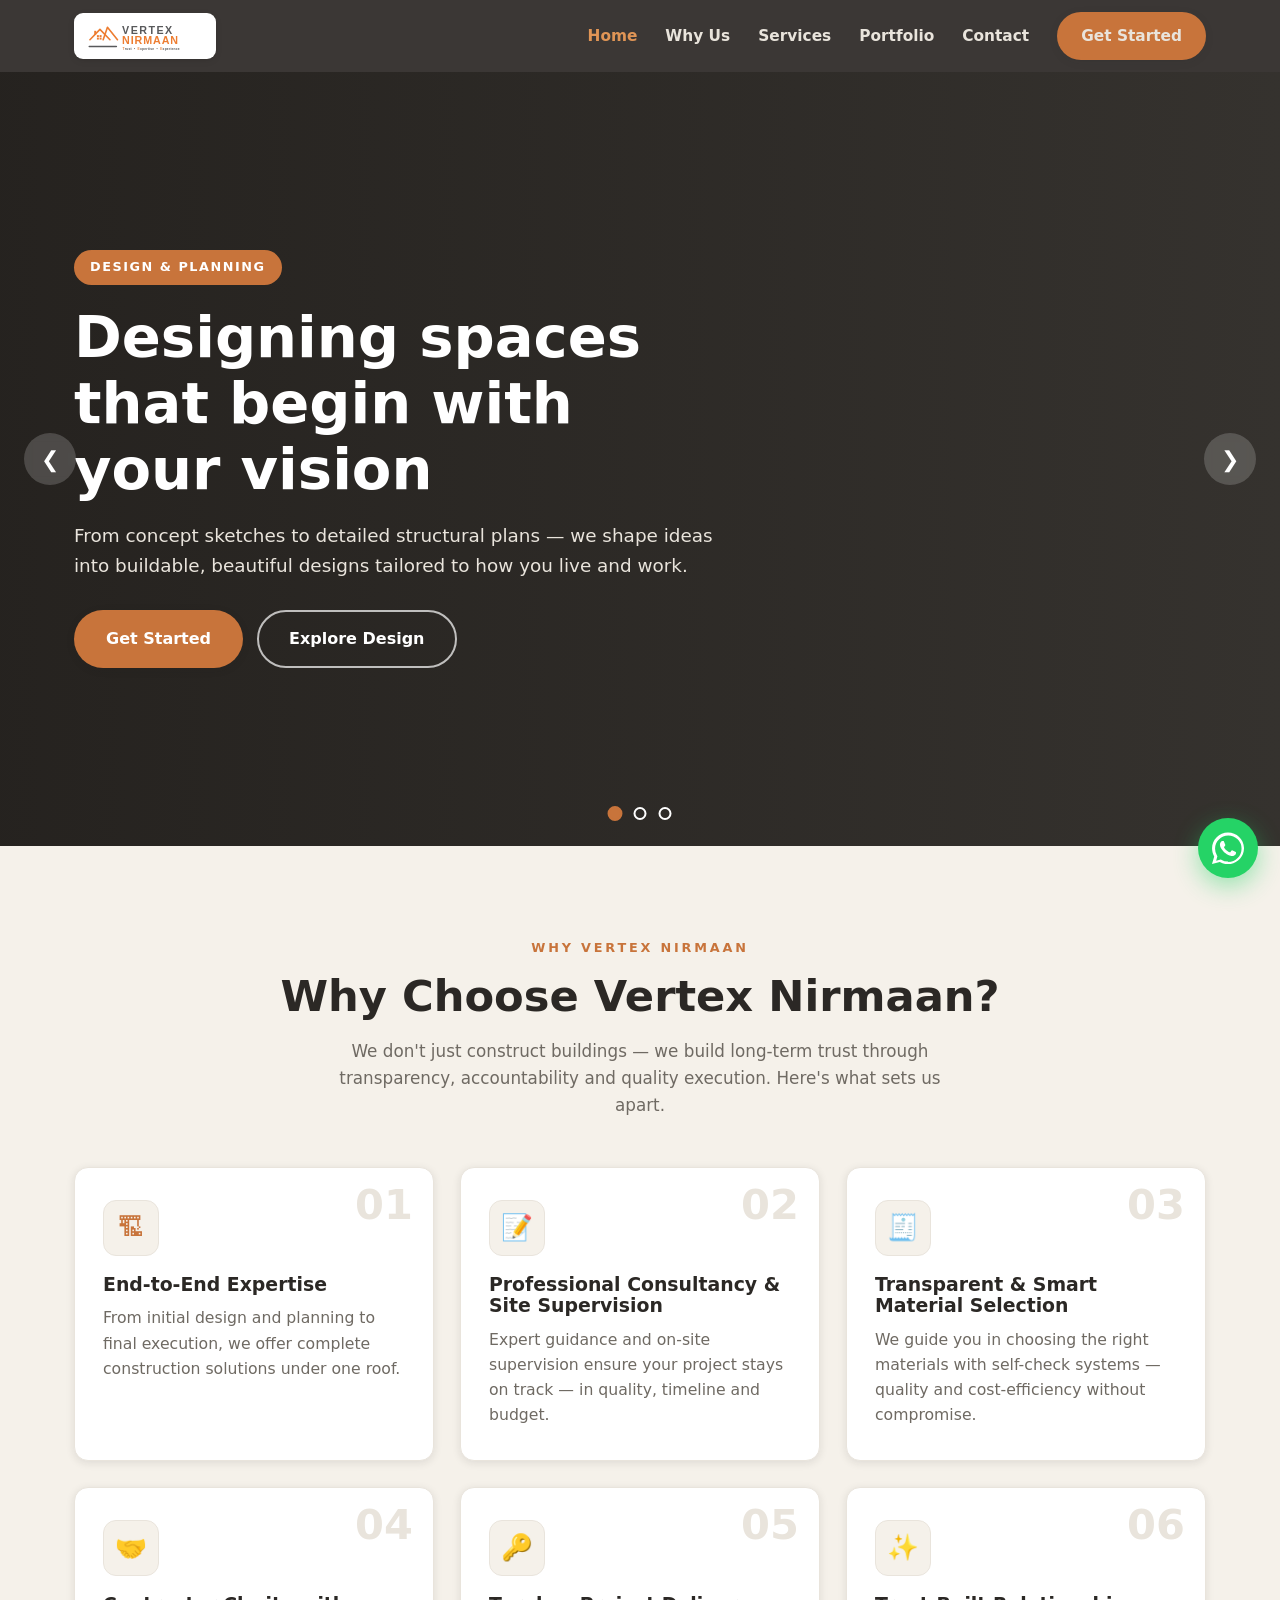
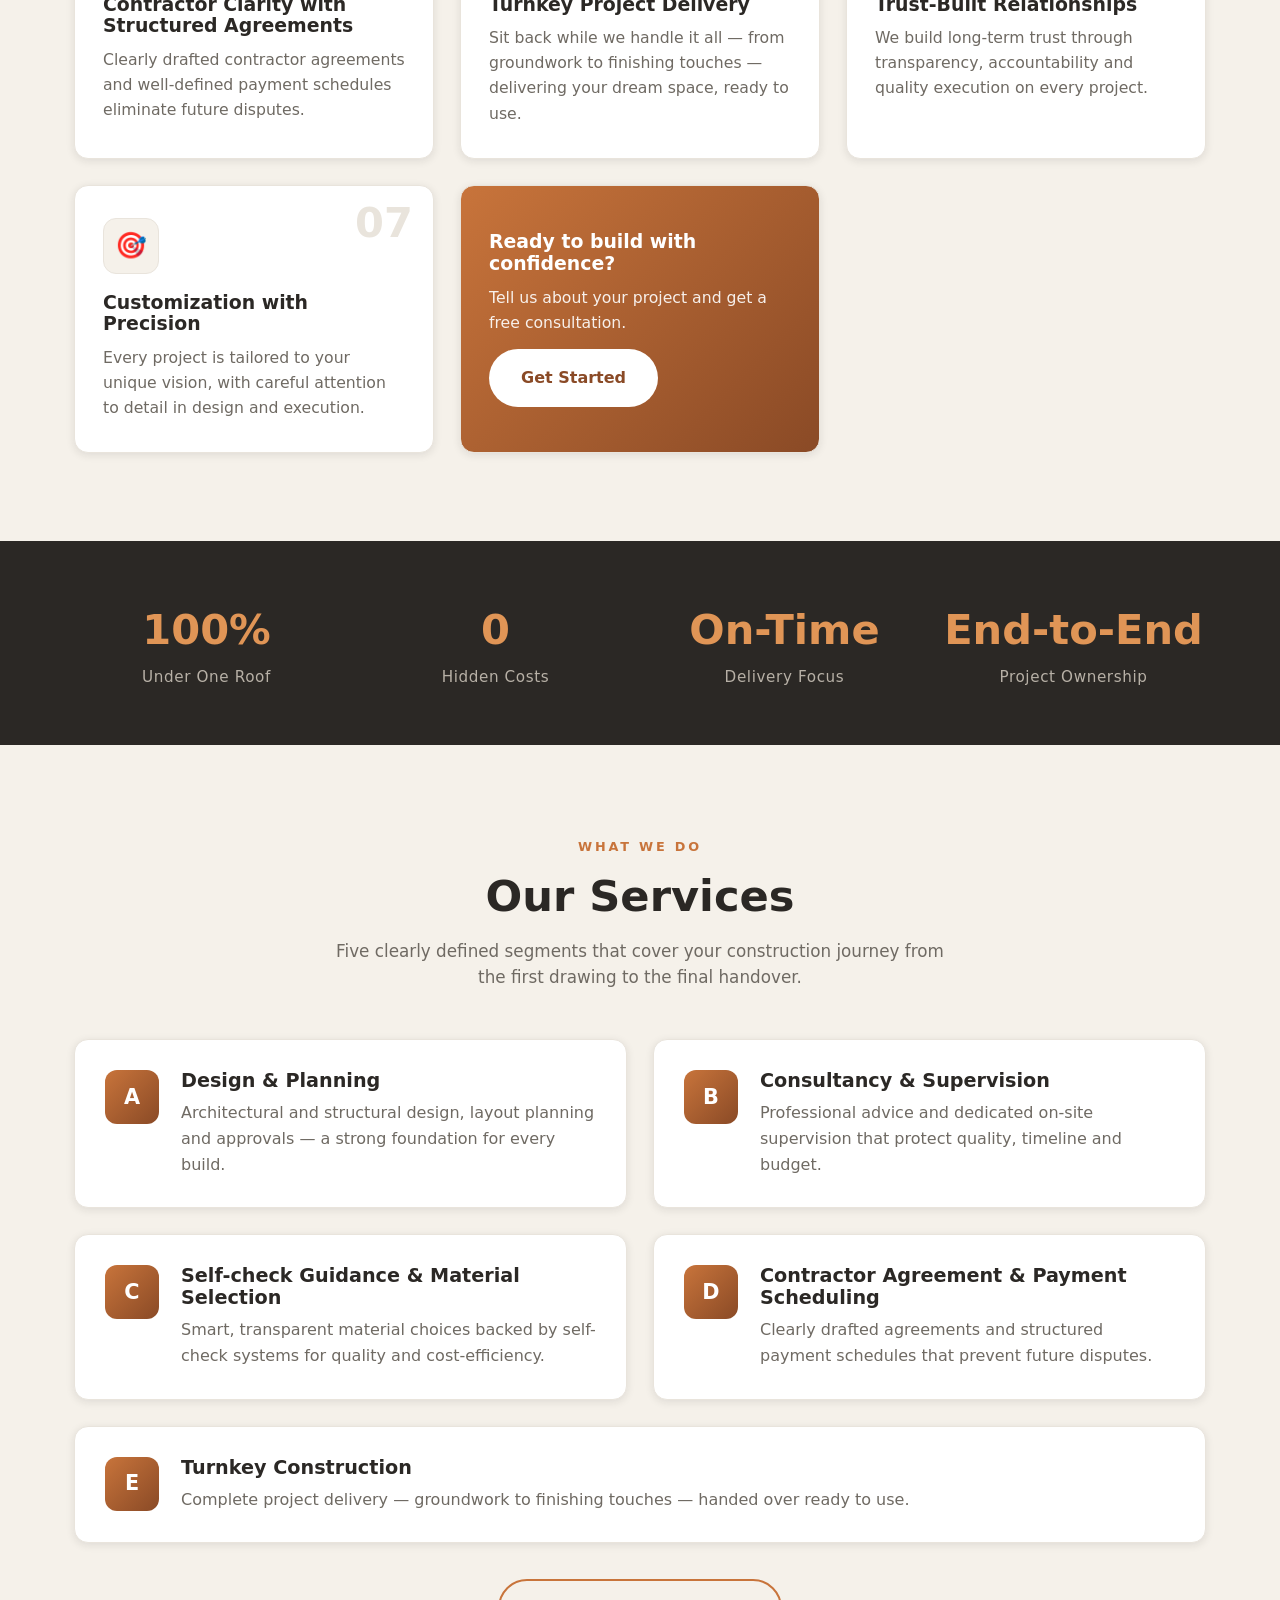
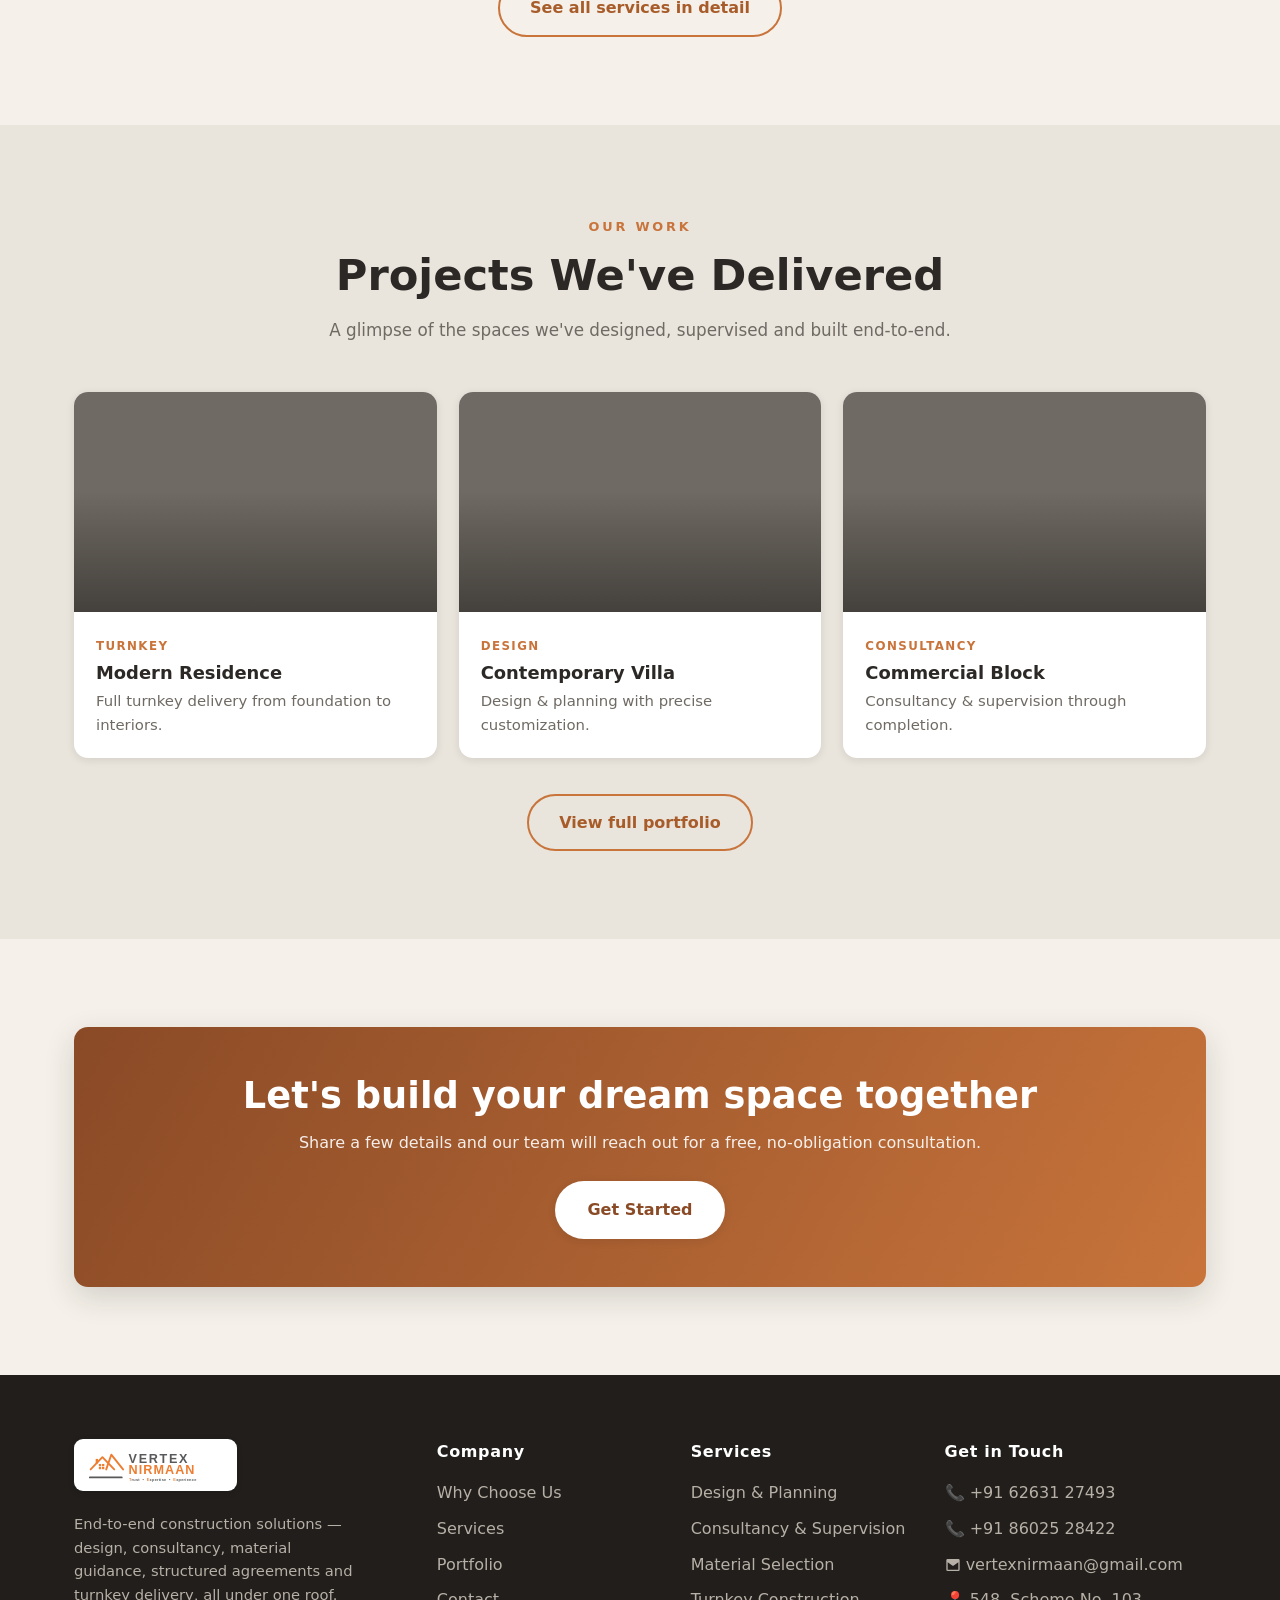
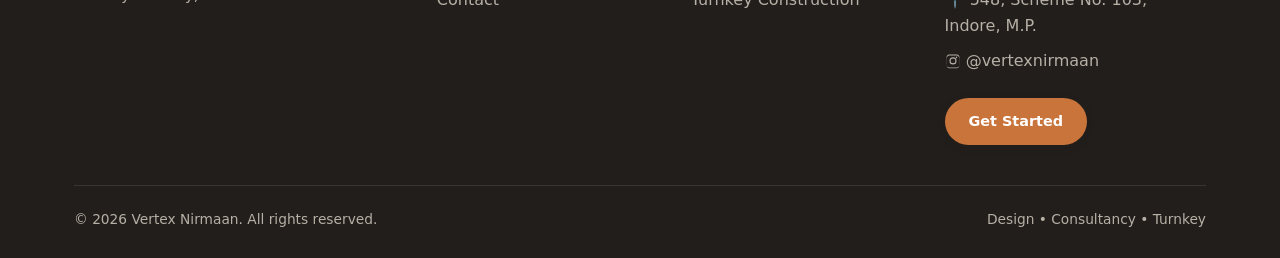
<file: index.html>
<!DOCTYPE html>
<html lang="en">
<head>
<meta charset="UTF-8" />
<meta name="viewport" content="width=device-width, initial-scale=1.0" />
<title>Vertex Nirmaan — Design • Consultancy • Turnkey Construction</title>
<meta name="description" content="Vertex Nirmaan offers end-to-end construction solutions: design & planning, professional consultancy & site supervision, transparent material selection, structured contractor agreements, and turnkey project delivery." />
<link rel="icon" href="logo.svg" type="image/svg+xml" />
<link rel="stylesheet" href="style.css" />
</head>
<body>

<!-- ============ NAVBAR ============ -->
<header class="nav">
  <div class="container nav__inner">
    <a class="brand" href="index.html"><img src="logo.svg" alt="Vertex Nirmaan — Trust • Expertise • Experience" class="brand__logo" /></a>
    <button class="nav__toggle" aria-label="Toggle menu">&#9776;</button>
    <ul class="nav__links">
      <li><a href="index.html">Home</a></li>
      <li><a href="about.html">Why Us</a></li>
      <li><a href="services.html">Services</a></li>
      <li><a href="portfolio.html">Portfolio</a></li>
      <li><a href="contact.html">Contact</a></li>
      <li class="nav__cta-li"><a class="btn btn-primary nav__cta" href="#" data-open-enquiry>Get Started</a></li>
    </ul>
  </div>
</header>

<!-- ============ HERO CAROUSEL ============ -->
<section class="hero">
  <div class="carousel">

    <div class="slide active" style="background-color:#3a3733; background-image:url('https://images.unsplash.com/photo-1503387762-592deb58ef4e?auto=format&fit=crop&w=1600&q=80');">
      <div class="container">
        <div class="slide__content">
          <span class="slide__tag">Design &amp; Planning</span>
          <h1>Designing spaces that begin with your vision</h1>
          <p>From concept sketches to detailed structural plans — we shape ideas into buildable, beautiful designs tailored to how you live and work.</p>
          <div class="hero__actions">
            <a class="btn btn-primary" href="#" data-open-enquiry>Get Started</a>
            <a class="btn btn-ghost" href="services.html">Explore Design</a>
          </div>
        </div>
      </div>
    </div>

    <div class="slide" style="background-color:#4d4945; background-image:url('https://images.unsplash.com/photo-1581094794329-c8112a89af12?auto=format&fit=crop&w=1600&q=80');">
      <div class="container">
        <div class="slide__content">
          <span class="slide__tag">Consultancy &amp; Supervision</span>
          <h1>Expert guidance, on-site, every step</h1>
          <p>Professional consultancy and rigorous site supervision keep your project on track in quality, timeline and budget — no surprises.</p>
          <div class="hero__actions">
            <a class="btn btn-primary" href="#" data-open-enquiry>Get Started</a>
            <a class="btn btn-ghost" href="services.html">Our Consultancy</a>
          </div>
        </div>
      </div>
    </div>

    <div class="slide" style="background-color:#2b2825; background-image:url('https://images.unsplash.com/photo-1486406146926-c627a92ad1ab?auto=format&fit=crop&w=1600&q=80');">
      <div class="container">
        <div class="slide__content">
          <span class="slide__tag">Turnkey Construction</span>
          <h1>Sit back — we deliver it ready to use</h1>
          <p>From groundwork to finishing touches, we handle the entire build and hand over your dream space, complete and move-in ready.</p>
          <div class="hero__actions">
            <a class="btn btn-primary" href="#" data-open-enquiry>Get Started</a>
            <a class="btn btn-ghost" href="portfolio.html">View Projects</a>
          </div>
        </div>
      </div>
    </div>

    <button class="carousel__arrow prev" aria-label="Previous slide">&#10094;</button>
    <button class="carousel__arrow next" aria-label="Next slide">&#10095;</button>
    <div class="carousel__dots"></div>
  </div>
</section>

<!-- ============ WHY CHOOSE US ============ -->
<section class="section" id="why">
  <div class="container center">
    <span class="eyebrow">Why Vertex Nirmaan</span>
    <h2 class="section-title">Why Choose Vertex Nirmaan?</h2>
    <p class="section-intro">We don't just construct buildings — we build long-term trust through transparency, accountability and quality execution. Here's what sets us apart.</p>
  </div>
  <div class="container">
    <div class="grid grid-3">
      <div class="feature reveal"><span class="feature__num">01</span>
        <div class="feature__icon">&#127959;</div>
        <h3>End-to-End Expertise</h3>
        <p>From initial design and planning to final execution, we offer complete construction solutions under one roof.</p>
      </div>
      <div class="feature reveal"><span class="feature__num">02</span>
        <div class="feature__icon">&#128221;</div>
        <h3>Professional Consultancy &amp; Site Supervision</h3>
        <p>Expert guidance and on-site supervision ensure your project stays on track — in quality, timeline and budget.</p>
      </div>
      <div class="feature reveal"><span class="feature__num">03</span>
        <div class="feature__icon">&#129534;</div>
        <h3>Transparent &amp; Smart Material Selection</h3>
        <p>We guide you in choosing the right materials with self-check systems — quality and cost-efficiency without compromise.</p>
      </div>
      <div class="feature reveal"><span class="feature__num">04</span>
        <div class="feature__icon">&#129309;</div>
        <h3>Contractor Clarity with Structured Agreements</h3>
        <p>Clearly drafted contractor agreements and well-defined payment schedules eliminate future disputes.</p>
      </div>
      <div class="feature reveal"><span class="feature__num">05</span>
        <div class="feature__icon">&#128273;</div>
        <h3>Turnkey Project Delivery</h3>
        <p>Sit back while we handle it all — from groundwork to finishing touches — delivering your dream space, ready to use.</p>
      </div>
      <div class="feature reveal"><span class="feature__num">06</span>
        <div class="feature__icon">&#10024;</div>
        <h3>Trust-Built Relationships</h3>
        <p>We build long-term trust through transparency, accountability and quality execution on every project.</p>
      </div>
      <div class="feature reveal"><span class="feature__num">07</span>
        <div class="feature__icon">&#127919;</div>
        <h3>Customization with Precision</h3>
        <p>Every project is tailored to your unique vision, with careful attention to detail in design and execution.</p>
      </div>
      <div class="feature reveal" style="background:linear-gradient(135deg,var(--clay),var(--rust));color:#fff;display:flex;flex-direction:column;justify-content:center;align-items:flex-start;">
        <h3 style="color:#fff;">Ready to build with confidence?</h3>
        <p style="color:rgba(255,255,255,.9);">Tell us about your project and get a free consultation.</p>
        <a class="btn" style="background:#fff;color:var(--rust);margin-top:14px;" href="#" data-open-enquiry>Get Started</a>
      </div>
    </div>
  </div>
</section>

<!-- ============ STATS BAND ============ -->
<section class="section--tight band">
  <div class="container">
    <div class="stats">
      <div class="stat"><b>100%</b><span>Under One Roof</span></div>
      <div class="stat"><b>0</b><span>Hidden Costs</span></div>
      <div class="stat"><b>On-Time</b><span>Delivery Focus</span></div>
      <div class="stat"><b>End-to-End</b><span>Project Ownership</span></div>
    </div>
  </div>
</section>

<!-- ============ SERVICES ============ -->
<section class="section" id="services">
  <div class="container center">
    <span class="eyebrow">What We Do</span>
    <h2 class="section-title">Our Services</h2>
    <p class="section-intro">Five clearly defined segments that cover your construction journey from the first drawing to the final handover.</p>
  </div>
  <div class="container">
    <div class="grid grid-2">
      <div class="service-card reveal">
        <div class="letter">a</div>
        <div><h3>Design &amp; Planning</h3><p>Architectural and structural design, layout planning and approvals — a strong foundation for every build.</p></div>
      </div>
      <div class="service-card reveal">
        <div class="letter">b</div>
        <div><h3>Consultancy &amp; Supervision</h3><p>Professional advice and dedicated on-site supervision that protect quality, timeline and budget.</p></div>
      </div>
      <div class="service-card reveal">
        <div class="letter">c</div>
        <div><h3>Self-check Guidance &amp; Material Selection</h3><p>Smart, transparent material choices backed by self-check systems for quality and cost-efficiency.</p></div>
      </div>
      <div class="service-card reveal">
        <div class="letter">d</div>
        <div><h3>Contractor Agreement &amp; Payment Scheduling</h3><p>Clearly drafted agreements and structured payment schedules that prevent future disputes.</p></div>
      </div>
      <div class="service-card reveal" style="grid-column:1 / -1;">
        <div class="letter">e</div>
        <div><h3>Turnkey Construction</h3><p>Complete project delivery — groundwork to finishing touches — handed over ready to use.</p></div>
      </div>
    </div>
    <div class="center" style="margin-top:36px;">
      <a class="btn btn-outline" href="services.html">See all services in detail</a>
    </div>
  </div>
</section>

<!-- ============ PORTFOLIO PREVIEW ============ -->
<section class="section" style="background:var(--concrete-100);" id="portfolio">
  <div class="container center">
    <span class="eyebrow">Our Work</span>
    <h2 class="section-title">Projects We've Delivered</h2>
    <p class="section-intro">A glimpse of the spaces we've designed, supervised and built end-to-end.</p>
  </div>
  <div class="container">
    <div class="portfolio-grid">
      <div class="project reveal">
        <div class="project__img" style="background-color:#6f6a63;background-image:url('https://images.unsplash.com/photo-1600585154340-be6161a56a0c?auto=format&fit=crop&w=800&q=80');"></div>
        <div class="project__body"><span class="project__tag">Turnkey</span><h3>Modern Residence</h3><p>Full turnkey delivery from foundation to interiors.</p></div>
      </div>
      <div class="project reveal">
        <div class="project__img" style="background-color:#6f6a63;background-image:url('https://images.unsplash.com/photo-1600566753086-00f18fb6b3ea?auto=format&fit=crop&w=800&q=80');"></div>
        <div class="project__body"><span class="project__tag">Design</span><h3>Contemporary Villa</h3><p>Design &amp; planning with precise customization.</p></div>
      </div>
      <div class="project reveal">
        <div class="project__img" style="background-color:#6f6a63;background-image:url('https://images.unsplash.com/photo-1564013799919-ab600027ffc6?auto=format&fit=crop&w=800&q=80');"></div>
        <div class="project__body"><span class="project__tag">Consultancy</span><h3>Commercial Block</h3><p>Consultancy &amp; supervision through completion.</p></div>
      </div>
    </div>
    <div class="center" style="margin-top:36px;">
      <a class="btn btn-outline" href="portfolio.html">View full portfolio</a>
    </div>
  </div>
</section>

<!-- ============ CTA STRIP ============ -->
<section class="section">
  <div class="container">
    <div class="cta-strip reveal">
      <h2>Let's build your dream space together</h2>
      <p>Share a few details and our team will reach out for a free, no-obligation consultation.</p>
      <a class="btn btn-primary" href="#" data-open-enquiry>Get Started</a>
    </div>
  </div>
</section>

<!-- ============ FOOTER ============ -->
<footer class="footer" id="contact">
  <div class="container">
    <div class="footer__grid">
      <div class="footer__brand">
        <div class="brand brand--footer"><img src="logo.svg" alt="Vertex Nirmaan" class="brand__logo" /></div>
        <p>End-to-end construction solutions — design, consultancy, material guidance, structured agreements and turnkey delivery, all under one roof.</p>
      </div>
      <div>
        <h4>Company</h4>
        <ul>
          <li><a href="about.html">Why Choose Us</a></li>
          <li><a href="services.html">Services</a></li>
          <li><a href="portfolio.html">Portfolio</a></li>
          <li><a href="contact.html">Contact</a></li>
        </ul>
      </div>
      <div>
        <h4>Services</h4>
        <ul>
          <li><a href="services.html">Design &amp; Planning</a></li>
          <li><a href="services.html">Consultancy &amp; Supervision</a></li>
          <li><a href="services.html">Material Selection</a></li>
          <li><a href="services.html">Turnkey Construction</a></li>
        </ul>
      </div>
      <div>
        <h4>Get in Touch</h4><ul class="footer__contact"><li>&#128222; <a href="tel:+916263127493">+91 62631 27493</a></li><li>&#128222; <a href="tel:+918602528422">+91 86025 28422</a></li><li><svg viewBox="0 0 24 24" width="16" height="16" fill="currentColor" style="vertical-align:-3px" aria-hidden="true"><path d="M2 5a2 2 0 0 1 2-2h16a2 2 0 0 1 2 2v14a2 2 0 0 1-2 2H4a2 2 0 0 1-2-2V5zm2 .4V5h16v.4l-8 5.6L4 5.4zM20 7.85l-7.43 5.2a1 1 0 0 1-1.14 0L4 7.85V19h16V7.85z"/></svg> <a href="mailto:vertexnirmaan@gmail.com">vertexnirmaan@gmail.com</a></li><li>&#128205; 548, Scheme No. 103, Indore, M.P.</li><li><svg viewBox="0 0 24 24" width="16" height="16" fill="currentColor" style="vertical-align:-3px" aria-hidden="true"><path d="M12 2.16c3.2 0 3.58.01 4.85.07 1.17.05 1.8.25 2.23.41.56.22.96.48 1.38.9.42.42.68.82.9 1.38.16.42.36 1.06.41 2.23.06 1.27.07 1.65.07 4.85s-.01 3.58-.07 4.85c-.05 1.17-.25 1.8-.41 2.23-.22.56-.48.96-.9 1.38-.42.42-.82.68-1.38.9-.42.16-1.06.36-2.23.41-1.27.06-1.65.07-4.85.07s-3.58-.01-4.85-.07c-1.17-.05-1.8-.25-2.23-.41a3.7 3.7 0 0 1-1.38-.9 3.7 3.7 0 0 1-.9-1.38c-.16-.42-.36-1.06-.41-2.23C2.17 15.58 2.16 15.2 2.16 12s.01-3.58.07-4.85c.05-1.17.25-1.8.41-2.23.22-.56.48-.96.9-1.38.42-.42.82-.68 1.38-.9.42-.16 1.06-.36 2.23-.41C8.42 2.17 8.8 2.16 12 2.16zm0 1.62c-3.15 0-3.5.01-4.74.07-1.14.05-1.76.24-2.17.4-.55.21-.94.47-1.35.88-.41.41-.67.8-.88 1.35-.16.41-.35 1.03-.4 2.17-.06 1.24-.07 1.59-.07 4.74s.01 3.5.07 4.74c.05 1.14.24 1.76.4 2.17.21.55.47.94.88 1.35.41.41.8.67 1.35.88.41.16 1.03.35 2.17.4 1.24.06 1.59.07 4.74.07s3.5-.01 4.74-.07c1.14-.05 1.76-.24 2.17-.4.55-.21.94-.47 1.35-.88.41-.41.67-.8.88-1.35.16-.41.35-1.03.4-2.17.06-1.24.07-1.59.07-4.74s-.01-3.5-.07-4.74c-.05-1.14-.24-1.76-.4-2.17a3.6 3.6 0 0 0-.88-1.35 3.6 3.6 0 0 0-1.35-.88c-.41-.16-1.03-.35-2.17-.4-1.24-.06-1.59-.07-4.74-.07zm0 2.76a5.3 5.3 0 1 1 0 10.6 5.3 5.3 0 0 1 0-10.6zm0 1.62a3.68 3.68 0 1 0 0 7.36 3.68 3.68 0 0 0 0-7.36zm6.5-1.62a1.24 1.24 0 1 1-2.48 0 1.24 1.24 0 0 1 2.48 0z"/></svg> <a href="https://instagram.com/vertexnirmaan" target="_blank" rel="noopener">@vertexnirmaan</a></li></ul>
        <a class="btn btn-primary" style="margin-top:14px;padding:10px 22px;font-size:.9rem;" href="#" data-open-enquiry>Get Started</a>
      </div>
    </div>
    <div class="footer__bottom">
      <span>&copy; <span id="year">2026</span> Vertex Nirmaan. All rights reserved.</span>
      <span>Design • Consultancy • Turnkey</span>
    </div>
  </div>
</footer>

<!-- ============ ENQUIRY MODAL ============ -->
<div class="modal" id="enquiry-modal" role="dialog" aria-modal="true" aria-labelledby="enquiry-title">
  <div class="modal__backdrop" data-close-modal></div>
  <div class="modal__card">
    <div class="modal__head">
      <button class="modal__close" data-close-modal aria-label="Close">&times;</button>
      <h3 id="enquiry-title">Start Your Project</h3>
      <p>Fill in your details and we'll get back to you shortly.</p>
    </div>
    <form class="form" novalidate>
      <div class="row">
        <div class="field"><label>Full Name *</label><input type="text" name="name" required placeholder="Your name" /></div>
        <div class="field"><label>Phone *</label><input type="tel" name="phone" required placeholder="Mobile number" /></div>
      </div>
      <div class="field"><label>Email</label><input type="email" name="email" placeholder="you@example.com" /></div>
      <div class="row">
        <div class="field">
          <label>Service Required *</label>
          <select name="service" required>
            <option value="">Select a service</option>
            <option>Design &amp; Planning</option>
            <option>Consultancy &amp; Supervision</option>
            <option>Material Selection &amp; Self-check</option>
            <option>Contractor Agreement &amp; Scheduling</option>
            <option>Turnkey Construction</option>
          </select>
        </div>
        <div class="field"><label>Location / City</label><input type="text" name="city" placeholder="Project location" /></div>
      </div>
      <div class="field"><label>Project Details</label><textarea name="message" placeholder="Tell us about your plot size, budget range, timeline or any specific requirement…"></textarea></div>
      <button type="submit" class="btn btn-primary">Submit Enquiry</button>
    </form>
    <div class="form__success">
      <div class="tick">&#10003;</div>
      <h3>Thank you!</h3>
      <p style="color:var(--concrete-500);margin-top:8px;">Your enquiry has been received. Our team will contact you soon.<br><small>(This is a demo form — connect it to email/CRM to receive live submissions.)</small></p>
      <button class="btn btn-outline" style="margin-top:18px;" data-close-modal>Close</button>
    </div>
  </div>
</div>

<a class="whatsapp-float" href="https://wa.me/916263127493?text=Hi%20Vertex%20Nirmaan%2C%20I%27d%20like%20to%20enquire%20about%20a%20construction%20project." target="_blank" rel="noopener" aria-label="Chat with Vertex Nirmaan on WhatsApp" title="Chat on WhatsApp"><svg viewBox="0 0 32 32" width="32" height="32" fill="currentColor" aria-hidden="true"><path d="M16 .396C7.164.396.06 7.5.06 16.336c0 2.84.74 5.62 2.148 8.07L0 32l7.79-2.04a15.9 15.9 0 0 0 8.21 2.26h.006c8.836 0 16.004-7.104 16.004-15.94C32.01 7.5 24.836.396 16 .396zm0 29.18h-.005a13.2 13.2 0 0 1-6.73-1.84l-.483-.287-4.624 1.21 1.234-4.5-.315-.5a13.18 13.18 0 0 1-2.02-7.02c0-7.29 5.94-13.22 13.243-13.22 3.537 0 6.86 1.38 9.36 3.88a13.13 13.13 0 0 1 3.88 9.35c0 7.29-5.94 13.23-13.24 13.23zm7.26-9.9c-.397-.2-2.35-1.16-2.714-1.29-.364-.133-.63-.2-.895.2-.265.396-1.026 1.29-1.258 1.556-.232.265-.464.298-.86.099-.397-.2-1.676-.617-3.193-1.97-1.18-1.052-1.977-2.352-2.21-2.75-.23-.397-.024-.612.174-.81.18-.178.397-.464.595-.696.2-.232.265-.397.397-.662.132-.265.066-.497-.033-.696-.1-.2-.895-2.158-1.226-2.953-.323-.775-.65-.67-.895-.682l-.762-.013c-.265 0-.696.099-1.06.497-.364.397-1.39 1.358-1.39 3.31 0 1.953 1.423 3.84 1.62 4.105.2.265 2.798 4.272 6.778 5.99.948.41 1.687.654 2.263.836.95.302 1.815.26 2.498.158.762-.114 2.35-.96 2.682-1.886.33-.927.33-1.722.232-1.888-.099-.165-.364-.265-.762-.464z"/></svg></a>
<script src="config.js"></script>
<script src="script.js"></script>
</body>
</html>
</file>
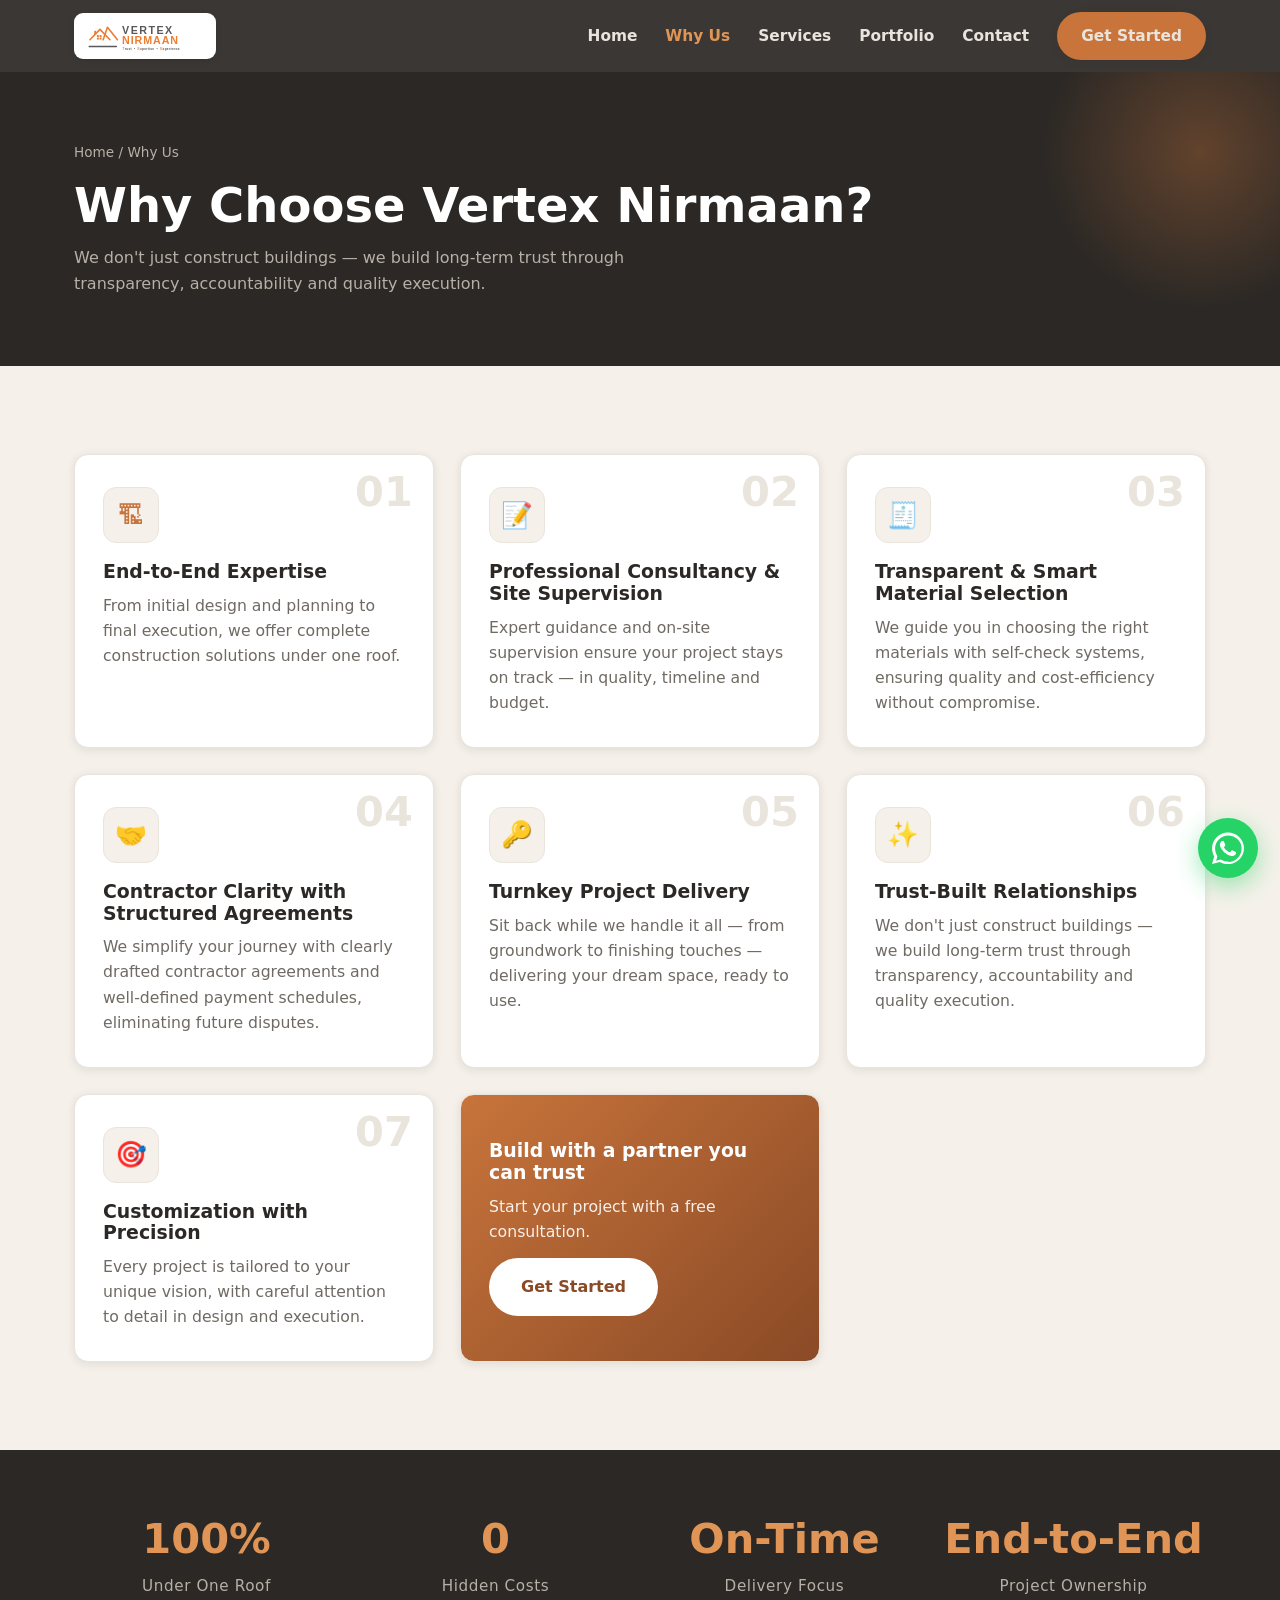
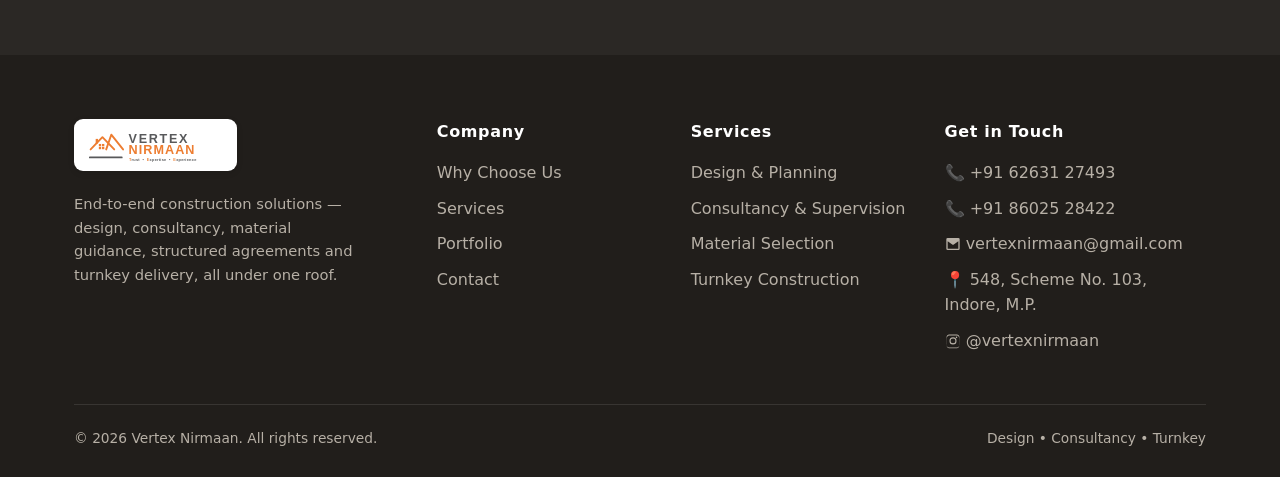
<file: about.html>
<!DOCTYPE html>
<html lang="en">
<head>
<meta charset="UTF-8" />
<meta name="viewport" content="width=device-width, initial-scale=1.0" />
<title>Why Choose Us — Vertex Nirmaan</title>
<meta name="description" content="Why choose Vertex Nirmaan — end-to-end expertise, professional consultancy, transparent material selection, structured agreements, turnkey delivery, trust and precision." />
<link rel="icon" href="logo.svg" type="image/svg+xml" />
<link rel="stylesheet" href="style.css" />
</head>
<body>

<header class="nav">
  <div class="container nav__inner">
    <a class="brand" href="index.html"><img src="logo.svg" alt="Vertex Nirmaan — Trust • Expertise • Experience" class="brand__logo" /></a>
    <button class="nav__toggle" aria-label="Toggle menu">&#9776;</button>
    <ul class="nav__links">
      <li><a href="index.html">Home</a></li>
      <li><a href="about.html">Why Us</a></li>
      <li><a href="services.html">Services</a></li>
      <li><a href="portfolio.html">Portfolio</a></li>
      <li><a href="contact.html">Contact</a></li>
      <li class="nav__cta-li"><a class="btn btn-primary nav__cta" href="#" data-open-enquiry>Get Started</a></li>
    </ul>
  </div>
</header>

<section class="page-hero">
  <div class="container">
    <div class="breadcrumb"><a href="index.html">Home</a> / Why Us</div>
    <h1>Why Choose Vertex Nirmaan?</h1>
    <p>We don't just construct buildings — we build long-term trust through transparency, accountability and quality execution.</p>
  </div>
</section>

<section class="section">
  <div class="container">
    <div class="grid grid-3">
      <div class="feature reveal"><span class="feature__num">01</span><div class="feature__icon">&#127959;</div><h3>End-to-End Expertise</h3><p>From initial design and planning to final execution, we offer complete construction solutions under one roof.</p></div>
      <div class="feature reveal"><span class="feature__num">02</span><div class="feature__icon">&#128221;</div><h3>Professional Consultancy &amp; Site Supervision</h3><p>Expert guidance and on-site supervision ensure your project stays on track — in quality, timeline and budget.</p></div>
      <div class="feature reveal"><span class="feature__num">03</span><div class="feature__icon">&#129534;</div><h3>Transparent &amp; Smart Material Selection</h3><p>We guide you in choosing the right materials with self-check systems, ensuring quality and cost-efficiency without compromise.</p></div>
      <div class="feature reveal"><span class="feature__num">04</span><div class="feature__icon">&#129309;</div><h3>Contractor Clarity with Structured Agreements</h3><p>We simplify your journey with clearly drafted contractor agreements and well-defined payment schedules, eliminating future disputes.</p></div>
      <div class="feature reveal"><span class="feature__num">05</span><div class="feature__icon">&#128273;</div><h3>Turnkey Project Delivery</h3><p>Sit back while we handle it all — from groundwork to finishing touches — delivering your dream space, ready to use.</p></div>
      <div class="feature reveal"><span class="feature__num">06</span><div class="feature__icon">&#10024;</div><h3>Trust-Built Relationships</h3><p>We don't just construct buildings — we build long-term trust through transparency, accountability and quality execution.</p></div>
      <div class="feature reveal"><span class="feature__num">07</span><div class="feature__icon">&#127919;</div><h3>Customization with Precision</h3><p>Every project is tailored to your unique vision, with careful attention to detail in design and execution.</p></div>
      <div class="feature reveal" style="background:linear-gradient(135deg,var(--clay),var(--rust));color:#fff;display:flex;flex-direction:column;justify-content:center;align-items:flex-start;">
        <h3 style="color:#fff;">Build with a partner you can trust</h3>
        <p style="color:rgba(255,255,255,.9);">Start your project with a free consultation.</p>
        <a class="btn" style="background:#fff;color:var(--rust);margin-top:14px;" href="#" data-open-enquiry>Get Started</a>
      </div>
    </div>
  </div>
</section>

<section class="section--tight band">
  <div class="container">
    <div class="stats">
      <div class="stat"><b>100%</b><span>Under One Roof</span></div>
      <div class="stat"><b>0</b><span>Hidden Costs</span></div>
      <div class="stat"><b>On-Time</b><span>Delivery Focus</span></div>
      <div class="stat"><b>End-to-End</b><span>Project Ownership</span></div>
    </div>
  </div>
</section>

<footer class="footer">
  <div class="container">
    <div class="footer__grid">
      <div class="footer__brand"><div class="brand brand--footer"><img src="logo.svg" alt="Vertex Nirmaan" class="brand__logo" /></div><p>End-to-end construction solutions — design, consultancy, material guidance, structured agreements and turnkey delivery, all under one roof.</p></div>
      <div><h4>Company</h4><ul><li><a href="about.html">Why Choose Us</a></li><li><a href="services.html">Services</a></li><li><a href="portfolio.html">Portfolio</a></li><li><a href="contact.html">Contact</a></li></ul></div>
      <div><h4>Services</h4><ul><li><a href="services.html">Design &amp; Planning</a></li><li><a href="services.html">Consultancy &amp; Supervision</a></li><li><a href="services.html">Material Selection</a></li><li><a href="services.html">Turnkey Construction</a></li></ul></div>
      <div><h4>Get in Touch</h4><ul class="footer__contact"><li>&#128222; <a href="tel:+916263127493">+91 62631 27493</a></li><li>&#128222; <a href="tel:+918602528422">+91 86025 28422</a></li><li><svg viewBox="0 0 24 24" width="16" height="16" fill="currentColor" style="vertical-align:-3px" aria-hidden="true"><path d="M2 5a2 2 0 0 1 2-2h16a2 2 0 0 1 2 2v14a2 2 0 0 1-2 2H4a2 2 0 0 1-2-2V5zm2 .4V5h16v.4l-8 5.6L4 5.4zM20 7.85l-7.43 5.2a1 1 0 0 1-1.14 0L4 7.85V19h16V7.85z"/></svg> <a href="mailto:vertexnirmaan@gmail.com">vertexnirmaan@gmail.com</a></li><li>&#128205; 548, Scheme No. 103, Indore, M.P.</li><li><svg viewBox="0 0 24 24" width="16" height="16" fill="currentColor" style="vertical-align:-3px" aria-hidden="true"><path d="M12 2.16c3.2 0 3.58.01 4.85.07 1.17.05 1.8.25 2.23.41.56.22.96.48 1.38.9.42.42.68.82.9 1.38.16.42.36 1.06.41 2.23.06 1.27.07 1.65.07 4.85s-.01 3.58-.07 4.85c-.05 1.17-.25 1.8-.41 2.23-.22.56-.48.96-.9 1.38-.42.42-.82.68-1.38.9-.42.16-1.06.36-2.23.41-1.27.06-1.65.07-4.85.07s-3.58-.01-4.85-.07c-1.17-.05-1.8-.25-2.23-.41a3.7 3.7 0 0 1-1.38-.9 3.7 3.7 0 0 1-.9-1.38c-.16-.42-.36-1.06-.41-2.23C2.17 15.58 2.16 15.2 2.16 12s.01-3.58.07-4.85c.05-1.17.25-1.8.41-2.23.22-.56.48-.96.9-1.38.42-.42.82-.68 1.38-.9.42-.16 1.06-.36 2.23-.41C8.42 2.17 8.8 2.16 12 2.16zm0 1.62c-3.15 0-3.5.01-4.74.07-1.14.05-1.76.24-2.17.4-.55.21-.94.47-1.35.88-.41.41-.67.8-.88 1.35-.16.41-.35 1.03-.4 2.17-.06 1.24-.07 1.59-.07 4.74s.01 3.5.07 4.74c.05 1.14.24 1.76.4 2.17.21.55.47.94.88 1.35.41.41.8.67 1.35.88.41.16 1.03.35 2.17.4 1.24.06 1.59.07 4.74.07s3.5-.01 4.74-.07c1.14-.05 1.76-.24 2.17-.4.55-.21.94-.47 1.35-.88.41-.41.67-.8.88-1.35.16-.41.35-1.03.4-2.17.06-1.24.07-1.59.07-4.74s-.01-3.5-.07-4.74c-.05-1.14-.24-1.76-.4-2.17a3.6 3.6 0 0 0-.88-1.35 3.6 3.6 0 0 0-1.35-.88c-.41-.16-1.03-.35-2.17-.4-1.24-.06-1.59-.07-4.74-.07zm0 2.76a5.3 5.3 0 1 1 0 10.6 5.3 5.3 0 0 1 0-10.6zm0 1.62a3.68 3.68 0 1 0 0 7.36 3.68 3.68 0 0 0 0-7.36zm6.5-1.62a1.24 1.24 0 1 1-2.48 0 1.24 1.24 0 0 1 2.48 0z"/></svg> <a href="https://instagram.com/vertexnirmaan" target="_blank" rel="noopener">@vertexnirmaan</a></li></ul></div>
    </div>
    <div class="footer__bottom"><span>&copy; <span id="year">2026</span> Vertex Nirmaan. All rights reserved.</span><span>Design • Consultancy • Turnkey</span></div>
  </div>
</footer>

<div class="modal" id="enquiry-modal" role="dialog" aria-modal="true">
  <div class="modal__backdrop" data-close-modal></div>
  <div class="modal__card">
    <div class="modal__head"><button class="modal__close" data-close-modal aria-label="Close">&times;</button><h3>Start Your Project</h3><p>Fill in your details and we'll get back to you shortly.</p></div>
    <form class="form" novalidate>
      <div class="row"><div class="field"><label>Full Name *</label><input type="text" required placeholder="Your name" /></div><div class="field"><label>Phone *</label><input type="tel" required placeholder="Mobile number" /></div></div>
      <div class="field"><label>Email</label><input type="email" placeholder="you@example.com" /></div>
      <div class="row"><div class="field"><label>Service Required *</label><select required><option value="">Select a service</option><option>Design &amp; Planning</option><option>Consultancy &amp; Supervision</option><option>Material Selection &amp; Self-check</option><option>Contractor Agreement &amp; Scheduling</option><option>Turnkey Construction</option></select></div><div class="field"><label>Location / City</label><input type="text" placeholder="Project location" /></div></div>
      <div class="field"><label>Project Details</label><textarea placeholder="Tell us about your plot size, budget range, timeline or any specific requirement…"></textarea></div>
      <button type="submit" class="btn btn-primary">Submit Enquiry</button>
    </form>
    <div class="form__success"><div class="tick">&#10003;</div><h3>Thank you!</h3><p style="color:var(--concrete-500);margin-top:8px;">Your enquiry has been received. Our team will contact you soon.<br><small>(Demo form — connect to email/CRM for live submissions.)</small></p><button class="btn btn-outline" style="margin-top:18px;" data-close-modal>Close</button></div>
  </div>
</div>

<a class="whatsapp-float" href="https://wa.me/916263127493?text=Hi%20Vertex%20Nirmaan%2C%20I%27d%20like%20to%20enquire%20about%20a%20construction%20project." target="_blank" rel="noopener" aria-label="Chat with Vertex Nirmaan on WhatsApp" title="Chat on WhatsApp"><svg viewBox="0 0 32 32" width="32" height="32" fill="currentColor" aria-hidden="true"><path d="M16 .396C7.164.396.06 7.5.06 16.336c0 2.84.74 5.62 2.148 8.07L0 32l7.79-2.04a15.9 15.9 0 0 0 8.21 2.26h.006c8.836 0 16.004-7.104 16.004-15.94C32.01 7.5 24.836.396 16 .396zm0 29.18h-.005a13.2 13.2 0 0 1-6.73-1.84l-.483-.287-4.624 1.21 1.234-4.5-.315-.5a13.18 13.18 0 0 1-2.02-7.02c0-7.29 5.94-13.22 13.243-13.22 3.537 0 6.86 1.38 9.36 3.88a13.13 13.13 0 0 1 3.88 9.35c0 7.29-5.94 13.23-13.24 13.23zm7.26-9.9c-.397-.2-2.35-1.16-2.714-1.29-.364-.133-.63-.2-.895.2-.265.396-1.026 1.29-1.258 1.556-.232.265-.464.298-.86.099-.397-.2-1.676-.617-3.193-1.97-1.18-1.052-1.977-2.352-2.21-2.75-.23-.397-.024-.612.174-.81.18-.178.397-.464.595-.696.2-.232.265-.397.397-.662.132-.265.066-.497-.033-.696-.1-.2-.895-2.158-1.226-2.953-.323-.775-.65-.67-.895-.682l-.762-.013c-.265 0-.696.099-1.06.497-.364.397-1.39 1.358-1.39 3.31 0 1.953 1.423 3.84 1.62 4.105.2.265 2.798 4.272 6.778 5.99.948.41 1.687.654 2.263.836.95.302 1.815.26 2.498.158.762-.114 2.35-.96 2.682-1.886.33-.927.33-1.722.232-1.888-.099-.165-.364-.265-.762-.464z"/></svg></a>
<script src="config.js"></script>
<script src="script.js"></script>
</body>
</html>
</file>
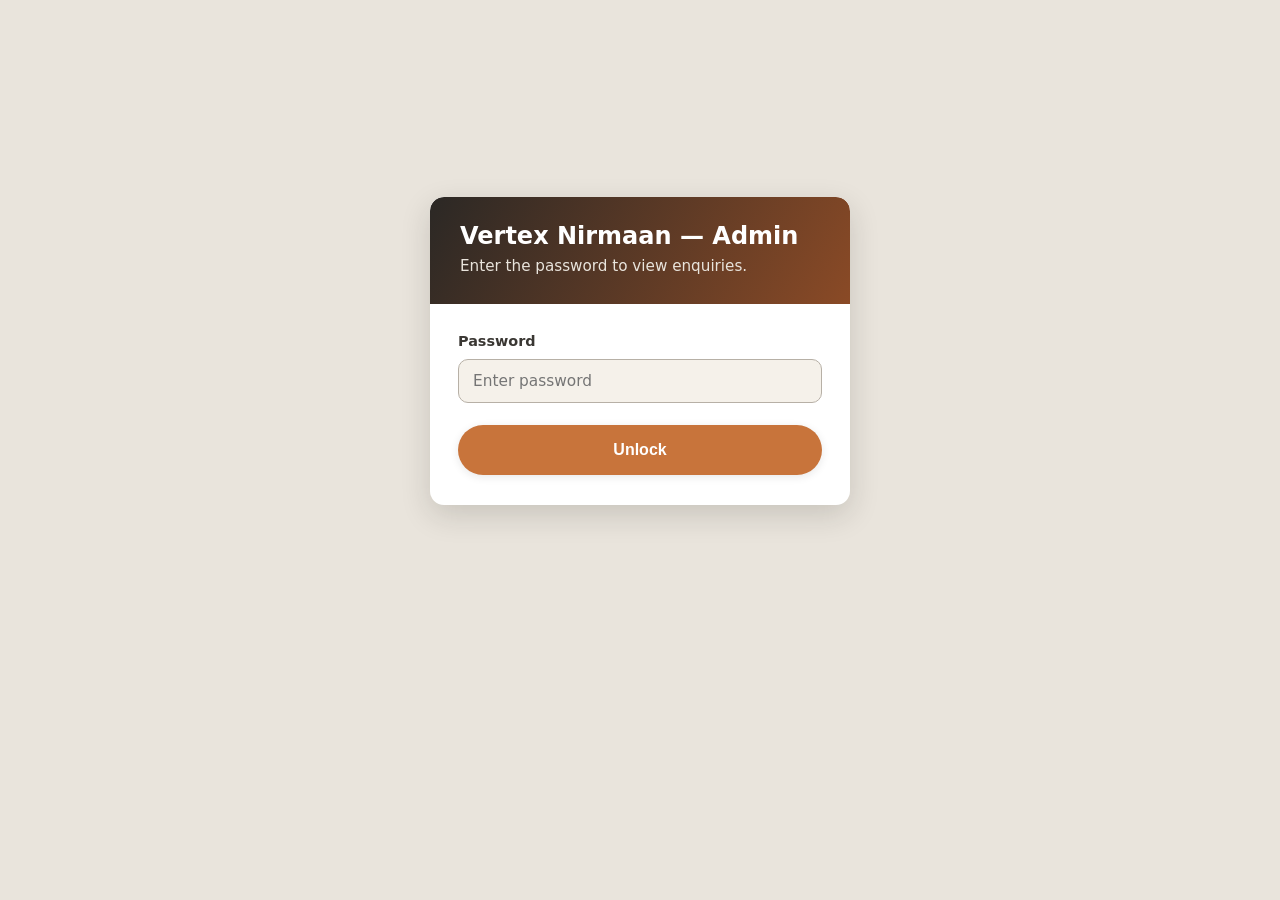
<file: admin.html>
<!DOCTYPE html>
<html lang="en">
<head>
<meta charset="UTF-8" />
<meta name="viewport" content="width=device-width, initial-scale=1.0" />
<meta name="robots" content="noindex, nofollow" />
<title>Admin — Vertex Nirmaan</title>
<link rel="icon" href="logo.svg" type="image/svg+xml" />
<link rel="stylesheet" href="style.css" />
<style>
  body { background: var(--concrete-100); }
  .admin-top { background: var(--concrete-900); color:#fff; padding: 16px 0; position: sticky; top:0; z-index:50; }
  .admin-top .container { display:flex; align-items:center; justify-content:space-between; gap:16px; flex-wrap:wrap; }
  .admin-top .brand__logo { height:40px; }
  .admin-wrap { max-width: 1240px; margin: 0 auto; padding: 28px 24px 80px; }

  /* Login */
  .login-screen { min-height: 78vh; display:grid; place-items:center; padding:24px; }
  .login-card { background:#fff; border-radius: var(--radius); box-shadow: var(--shadow-md); width:100%; max-width: 420px; overflow:hidden; }
  .login-card .modal__head { border-radius: var(--radius) var(--radius) 0 0; }
  .login-card form { padding: 26px 28px 30px; }
  .login-err { color:#b00020; font-size:.9rem; margin-top:10px; display:none; }
  .login-err.show { display:block; }

  /* Toolbar */
  .toolbar { display:flex; gap:12px; flex-wrap:wrap; align-items:center; margin: 8px 0 22px; }
  .toolbar input[type=search], .toolbar select {
    padding:10px 14px; border:1px solid var(--concrete-300); border-radius:10px; background:#fff; font-family:inherit; font-size:.95rem;
  }
  .toolbar .spacer { flex:1; }
  .btn-sm { padding:10px 18px; font-size:.9rem; }
  .pill { display:inline-block; padding:3px 11px; border-radius:999px; font-size:.78rem; font-weight:700; }
  .pill.New { background:#fdebd9; color:#a85c2a; }
  .pill.Contacted { background:#dceaff; color:#2456a8; }
  .pill[data-s="In Progress"] { background:#fff3c4; color:#8a6d00; }
  .pill.Closed { background:#dceede; color:#2e7d32; }

  .count-badge { background: var(--clay); color:#fff; border-radius:999px; padding:2px 10px; font-size:.85rem; font-weight:700; }

  /* Table */
  .table-wrap { background:#fff; border-radius: var(--radius); box-shadow: var(--shadow-sm); overflow:auto; }
  table { width:100%; border-collapse: collapse; min-width: 920px; }
  th, td { text-align:left; padding:13px 14px; border-bottom:1px solid var(--concrete-100); font-size:.92rem; vertical-align:top; }
  th { background: var(--concrete-50); font-size:.78rem; letter-spacing:.06em; text-transform:uppercase; color: var(--concrete-500); position:sticky; top:0; }
  tr:hover td { background: #faf8f4; }
  td .msg { max-width: 280px; white-space: pre-wrap; color: var(--concrete-700); }
  .row-actions { display:flex; gap:8px; }
  .icon-btn { border:1px solid var(--concrete-300); background:#fff; border-radius:8px; padding:6px 10px; cursor:pointer; font-size:.82rem; font-weight:600; }
  .icon-btn:hover { background: var(--concrete-50); }
  .icon-btn.danger { color:#b00020; border-color:#f0c0c0; }
  .icon-btn.danger:hover { background:#fde8e8; }

  .state-msg { padding:40px; text-align:center; color: var(--concrete-500); }
  .banner { background:#fff3c4; color:#7a5c00; border:1px solid #f0d98a; border-radius:10px; padding:12px 16px; margin-bottom:18px; font-size:.92rem; }
  .banner code { background:rgba(0,0,0,.06); padding:1px 6px; border-radius:5px; }
</style>
</head>
<body>

<!-- ============ LOGIN ============ -->
<div id="login" class="login-screen">
  <div class="login-card">
    <div class="modal__head">
      <h3 style="color:#fff;">Vertex Nirmaan — Admin</h3>
      <p>Enter the password to view enquiries.</p>
    </div>
    <form id="login-form">
      <div class="field"><label>Password</label><input type="password" id="pw" autocomplete="current-password" placeholder="Enter password" required /></div>
      <div class="login-err" id="login-err">Incorrect password. Please try again.</div>
      <button type="submit" class="btn btn-primary" style="width:100%;justify-content:center;margin-top:6px;">Unlock</button>
    </form>
  </div>
</div>

<!-- ============ DASHBOARD ============ -->
<div id="dash" style="display:none;">
  <div class="admin-top">
    <div class="container">
      <div class="brand brand--footer"><img src="logo.svg" alt="Vertex Nirmaan" class="brand__logo" /></div>
      <div style="display:flex;gap:10px;align-items:center;">
        <span style="color:var(--concrete-300);font-size:.9rem;">Enquiries <span class="count-badge" id="count">0</span></span>
        <button class="btn btn-primary btn-sm" id="refresh">Refresh</button>
        <button class="btn btn-ghost btn-sm" id="logout">Log out</button>
      </div>
    </div>
  </div>

  <div class="admin-wrap">
    <div id="config-banner" class="banner" style="display:none;">
      No API URL is set yet. Paste your Google Apps Script Web app URL into <code>config.js</code> (see SETUP.md), or set it temporarily here:
      <div style="margin-top:10px;display:flex;gap:8px;flex-wrap:wrap;">
        <input type="url" id="api-input" placeholder="https://script.google.com/macros/s/…/exec" style="flex:1;min-width:260px;padding:9px 12px;border:1px solid var(--concrete-300);border-radius:8px;" />
        <button class="btn btn-primary btn-sm" id="save-api">Save URL</button>
      </div>
    </div>

    <div class="toolbar">
      <input type="search" id="search" placeholder="Search name, phone, service…" />
      <select id="filter-status">
        <option value="">All statuses</option>
        <option>New</option><option>Contacted</option><option>In Progress</option><option>Closed</option>
      </select>
      <div class="spacer"></div>
      <button class="btn btn-outline btn-sm" id="add-new">+ Add enquiry</button>
      <button class="btn btn-outline btn-sm" id="export">Export CSV</button>
    </div>

    <div class="table-wrap">
      <table>
        <thead>
          <tr>
            <th>Date</th><th>Name</th><th>Phone</th><th>Email</th>
            <th>Service</th><th>City</th><th>Budget</th><th>Message</th><th>Status</th><th>Actions</th>
          </tr>
        </thead>
        <tbody id="tbody"></tbody>
      </table>
      <div class="state-msg" id="state">Loading…</div>
    </div>
  </div>
</div>

<!-- ============ EDIT/ADD MODAL ============ -->
<div class="modal" id="edit-modal" role="dialog" aria-modal="true">
  <div class="modal__backdrop" data-close-edit></div>
  <div class="modal__card">
    <div class="modal__head"><button class="modal__close" data-close-edit aria-label="Close">&times;</button><h3 id="edit-title">Edit Enquiry</h3><p>Update the details and save.</p></div>
    <form class="form" id="edit-form">
      <input type="hidden" id="e-id" />
      <div class="row">
        <div class="field"><label>Name</label><input type="text" id="e-name" /></div>
        <div class="field"><label>Phone</label><input type="text" id="e-phone" /></div>
      </div>
      <div class="field"><label>Email</label><input type="email" id="e-email" /></div>
      <div class="row">
        <div class="field"><label>Service</label><input type="text" id="e-service" /></div>
        <div class="field"><label>City</label><input type="text" id="e-city" /></div>
      </div>
      <div class="row">
        <div class="field"><label>Budget</label><input type="text" id="e-budget" /></div>
        <div class="field"><label>Status</label>
          <select id="e-status"><option>New</option><option>Contacted</option><option>In Progress</option><option>Closed</option></select>
        </div>
      </div>
      <div class="field"><label>Message</label><textarea id="e-message"></textarea></div>
      <button type="submit" class="btn btn-primary" style="width:100%;justify-content:center;">Save</button>
    </form>
  </div>
</div>

<script src="config.js"></script>
<script>
(function () {
  var PW = (window.VN_ADMIN_PASSWORD || "12345678");
  function apiUrl() {
    return (window.VN_API_URL && window.VN_API_URL) || localStorage.getItem("vn_api_url") || "";
  }
  var token = "";          // set on login (equals password)
  var all = [];            // cached enquiries

  // ---------- Login ----------
  var login = document.getElementById("login");
  var dash = document.getElementById("dash");
  if (sessionStorage.getItem("vn_admin_ok") === "1") { token = PW; showDash(); }

  document.getElementById("login-form").addEventListener("submit", function (e) {
    e.preventDefault();
    var v = document.getElementById("pw").value;
    if (v === PW) { token = v; sessionStorage.setItem("vn_admin_ok", "1"); showDash(); }
    else { document.getElementById("login-err").classList.add("show"); }
  });
  document.getElementById("logout").addEventListener("click", function () {
    sessionStorage.removeItem("vn_admin_ok"); location.reload();
  });

  function showDash() {
    login.style.display = "none"; dash.style.display = "block";
    if (!apiUrl()) document.getElementById("config-banner").style.display = "block";
    load();
  }

  // ---------- Save API URL (temporary) ----------
  document.getElementById("save-api").addEventListener("click", function () {
    var u = document.getElementById("api-input").value.trim();
    if (u) { localStorage.setItem("vn_api_url", u); document.getElementById("config-banner").style.display = "none"; load(); }
  });

  // ---------- Load list ----------
  function setState(msg) { var s = document.getElementById("state"); s.style.display = msg ? "block" : "none"; s.textContent = msg || ""; }

  function load() {
    var url = apiUrl();
    if (!url) { setState("Set your API URL above to load enquiries."); render([]); return; }
    setState("Loading…");
    fetch(url + (url.indexOf("?") > -1 ? "&" : "?") + "action=list&token=" + encodeURIComponent(token))
      .then(function (r) { return r.json(); })
      .then(function (res) {
        if (!res.ok) { setState("Could not load (" + (res.error || "error") + ")."); return; }
        all = res.data || []; applyFilters();
      })
      .catch(function () { setState("Network error — check the API URL and that the script is deployed to ‘Anyone’."); });
  }
  document.getElementById("refresh").addEventListener("click", load);

  // ---------- Render ----------
  function fmtDate(t) {
    if (!t) return "";
    var d = new Date(t); if (isNaN(d)) return t;
    return d.toLocaleDateString() + " " + d.toLocaleTimeString([], { hour: "2-digit", minute: "2-digit" });
  }
  function esc(s) { return (s == null ? "" : String(s)).replace(/[&<>"]/g, function (c) { return { "&": "&amp;", "<": "&lt;", ">": "&gt;", '"': "&quot;" }[c]; }); }

  function render(rows) {
    var tb = document.getElementById("tbody");
    document.getElementById("count").textContent = all.length;
    if (!rows.length) { tb.innerHTML = ""; setState(apiUrl() ? "No enquiries yet." : "Set your API URL above to load enquiries."); return; }
    setState("");
    tb.innerHTML = rows.map(function (r) {
      return '<tr>' +
        '<td>' + esc(fmtDate(r.timestamp)) + '</td>' +
        '<td><b>' + esc(r.name) + '</b></td>' +
        '<td>' + (r.phone ? '<a href="tel:' + esc(r.phone) + '">' + esc(r.phone) + '</a>' : '') + '</td>' +
        '<td>' + (r.email ? '<a href="mailto:' + esc(r.email) + '">' + esc(r.email) + '</a>' : '') + '</td>' +
        '<td>' + esc(r.service) + '</td>' +
        '<td>' + esc(r.city) + '</td>' +
        '<td>' + esc(r.budget) + '</td>' +
        '<td><div class="msg">' + esc(r.message) + '</div></td>' +
        '<td><span class="pill ' + esc(r.status) + '" data-s="' + esc(r.status) + '">' + esc(r.status || "New") + '</span></td>' +
        '<td><div class="row-actions">' +
          '<button class="icon-btn" data-edit="' + esc(r.id) + '">Edit</button>' +
          '<button class="icon-btn danger" data-del="' + esc(r.id) + '">Delete</button>' +
        '</div></td>' +
      '</tr>';
    }).join("");
  }

  // ---------- Filters ----------
  function applyFilters() {
    var q = document.getElementById("search").value.trim().toLowerCase();
    var st = document.getElementById("filter-status").value;
    var rows = all.filter(function (r) {
      if (st && (r.status || "New") !== st) return false;
      if (!q) return true;
      return [r.name, r.phone, r.email, r.service, r.city, r.message].join(" ").toLowerCase().indexOf(q) > -1;
    });
    render(rows);
  }
  document.getElementById("search").addEventListener("input", applyFilters);
  document.getElementById("filter-status").addEventListener("change", applyFilters);

  // ---------- POST helper ----------
  function post(payload, done) {
    payload.token = token;
    fetch(apiUrl(), { method: "POST", headers: { "Content-Type": "text/plain;charset=utf-8" }, body: JSON.stringify(payload) })
      .then(function (r) { return r.json(); }).then(done).catch(function () { done({ ok: false }); });
  }

  // ---------- Edit / Add ----------
  var editModal = document.getElementById("edit-modal");
  function openEdit(rec) {
    document.getElementById("edit-title").textContent = rec ? "Edit Enquiry" : "Add Enquiry";
    document.getElementById("e-id").value = rec ? rec.id : "";
    ["name", "phone", "email", "service", "city", "budget", "message"].forEach(function (k) {
      document.getElementById("e-" + k).value = rec ? (rec[k] || "") : "";
    });
    document.getElementById("e-status").value = rec ? (rec.status || "New") : "New";
    editModal.classList.add("open");
  }
  function closeEdit() { editModal.classList.remove("open"); }
  editModal.querySelectorAll("[data-close-edit]").forEach(function (b) { b.addEventListener("click", closeEdit); });

  document.getElementById("add-new").addEventListener("click", function () { openEdit(null); });

  document.getElementById("tbody").addEventListener("click", function (e) {
    var ed = e.target.getAttribute("data-edit");
    var dl = e.target.getAttribute("data-del");
    if (ed) { var rec = all.find(function (r) { return String(r.id) === String(ed); }); openEdit(rec); }
    if (dl) {
      if (!confirm("Delete this enquiry permanently?")) return;
      post({ action: "delete", id: dl }, function (res) { if (res && res.ok) load(); else alert("Delete failed."); });
    }
  });

  document.getElementById("edit-form").addEventListener("submit", function (e) {
    e.preventDefault();
    var id = document.getElementById("e-id").value;
    var payload = { action: id ? "update" : "add" };
    if (id) payload.id = id;
    ["name", "phone", "email", "service", "city", "budget", "message"].forEach(function (k) {
      payload[k] = document.getElementById("e-" + k).value;
    });
    payload.status = document.getElementById("e-status").value;
    var btn = e.target.querySelector('button[type="submit"]'); btn.disabled = true; btn.textContent = "Saving…";
    post(payload, function (res) {
      btn.disabled = false; btn.textContent = "Save";
      if (res && res.ok) { closeEdit(); load(); } else alert("Save failed.");
    });
  });

  // ---------- Export CSV ----------
  document.getElementById("export").addEventListener("click", function () {
    var cols = ["timestamp", "name", "phone", "email", "service", "city", "budget", "message", "status"];
    var lines = [cols.join(",")];
    all.forEach(function (r) {
      lines.push(cols.map(function (c) { return '"' + String(r[c] == null ? "" : r[c]).replace(/"/g, '""') + '"'; }).join(","));
    });
    var blob = new Blob([lines.join("\n")], { type: "text/csv" });
    var a = document.createElement("a");
    a.href = URL.createObjectURL(blob);
    a.download = "vertex-nirmaan-enquiries.csv";
    a.click();
  });
})();
</script>
</body>
</html>
</file>
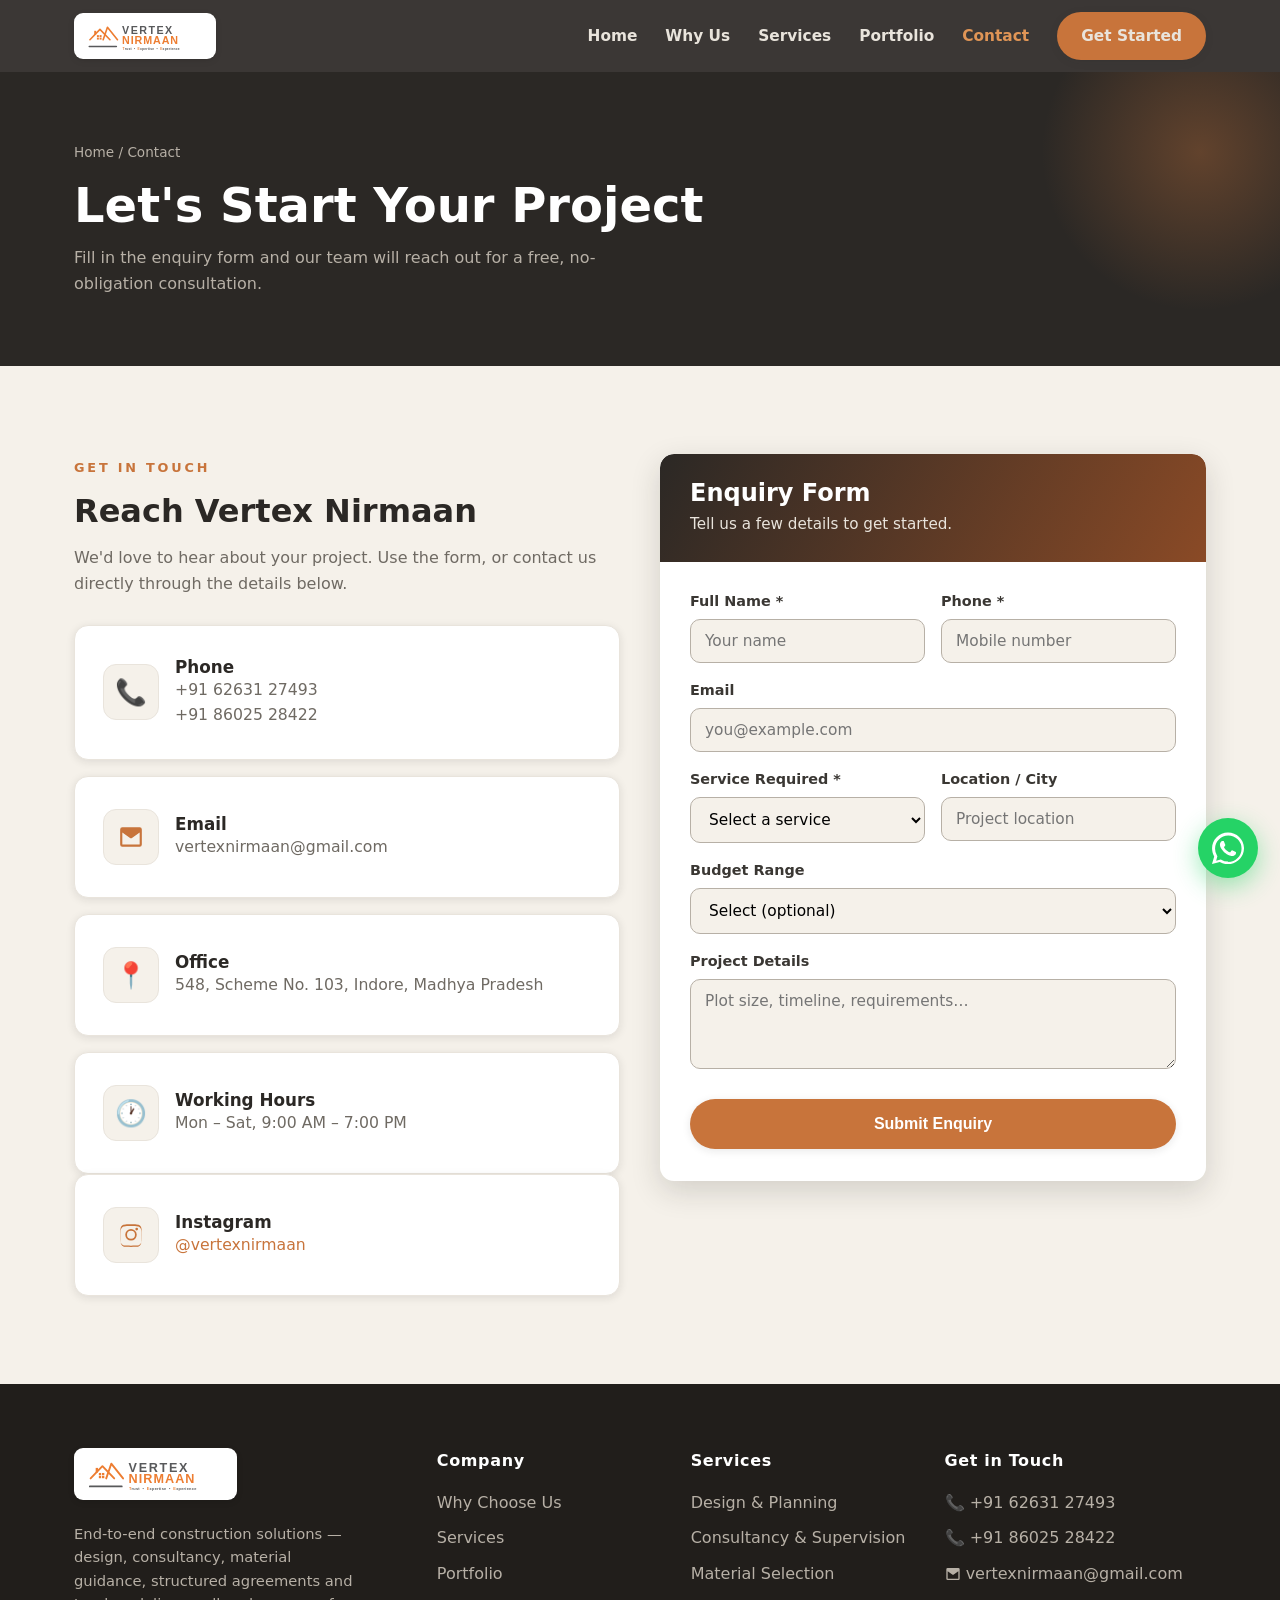
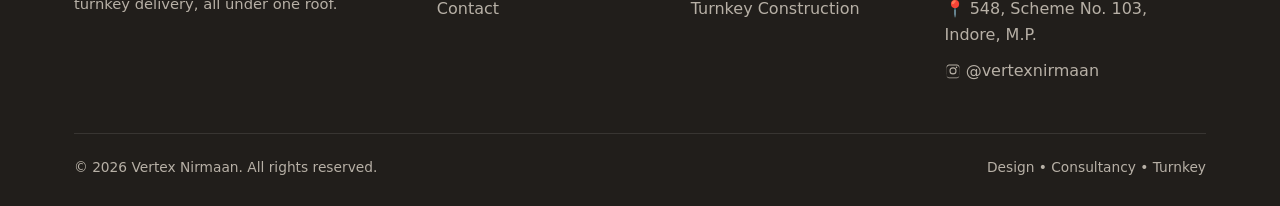
<file: contact.html>
<!DOCTYPE html>
<html lang="en">
<head>
<meta charset="UTF-8" />
<meta name="viewport" content="width=device-width, initial-scale=1.0" />
<title>Contact &amp; Enquiry — Vertex Nirmaan</title>
<meta name="description" content="Get in touch with Vertex Nirmaan. Fill the enquiry form to start your design, consultancy or turnkey construction project." />
<link rel="icon" href="logo.svg" type="image/svg+xml" />
<link rel="stylesheet" href="style.css" />
</head>
<body>

<header class="nav">
  <div class="container nav__inner">
    <a class="brand" href="index.html"><img src="logo.svg" alt="Vertex Nirmaan — Trust • Expertise • Experience" class="brand__logo" /></a>
    <button class="nav__toggle" aria-label="Toggle menu">&#9776;</button>
    <ul class="nav__links">
      <li><a href="index.html">Home</a></li>
      <li><a href="about.html">Why Us</a></li>
      <li><a href="services.html">Services</a></li>
      <li><a href="portfolio.html">Portfolio</a></li>
      <li><a href="contact.html">Contact</a></li>
      <li class="nav__cta-li"><a class="btn btn-primary nav__cta" href="#" data-open-enquiry>Get Started</a></li>
    </ul>
  </div>
</header>

<section class="page-hero">
  <div class="container">
    <div class="breadcrumb"><a href="index.html">Home</a> / Contact</div>
    <h1>Let's Start Your Project</h1>
    <p>Fill in the enquiry form and our team will reach out for a free, no-obligation consultation.</p>
  </div>
</section>

<section class="section">
  <div class="container">
    <div class="grid grid-2" style="align-items:start;gap:40px;">

      <!-- Contact info -->
      <div class="reveal">
        <span class="eyebrow">Get in Touch</span>
        <h2 class="section-title" style="font-size:2rem;">Reach Vertex Nirmaan</h2>
        <p style="color:var(--concrete-500);margin-bottom:28px;">We'd love to hear about your project. Use the form, or contact us directly through the details below.</p>

        <div class="feature" style="margin-bottom:16px;display:flex;gap:16px;align-items:center;">
          <div class="feature__icon" style="margin:0;">&#128222;</div>
          <div><h3 style="font-size:1.05rem;margin:0;">Phone</h3><p class="placeholder-note" style="margin:0;"><a href="tel:+916263127493" style="color:inherit;text-decoration:none;">+91 62631 27493</a><br><a href="tel:+918602528422" style="color:inherit;text-decoration:none;">+91 86025 28422</a></p></div>
        </div>
        <div class="feature" style="margin-bottom:16px;display:flex;gap:16px;align-items:center;">
          <div class="feature__icon" style="margin:0;"><svg viewBox="0 0 24 24" width="26" height="26" fill="currentColor" aria-hidden="true"><path d="M2 5a2 2 0 0 1 2-2h16a2 2 0 0 1 2 2v14a2 2 0 0 1-2 2H4a2 2 0 0 1-2-2V5zm2 .4V5h16v.4l-8 5.6L4 5.4zM20 7.85l-7.43 5.2a1 1 0 0 1-1.14 0L4 7.85V19h16V7.85z"/></svg></div>
          <div><h3 style="font-size:1.05rem;margin:0;">Email</h3><p class="placeholder-note" style="margin:0;"><a href="mailto:vertexnirmaan@gmail.com" style="color:inherit;text-decoration:none;">vertexnirmaan@gmail.com</a></p></div>
        </div>
        <div class="feature" style="margin-bottom:16px;display:flex;gap:16px;align-items:center;">
          <div class="feature__icon" style="margin:0;">&#128205;</div>
          <div><h3 style="font-size:1.05rem;margin:0;">Office</h3><p class="placeholder-note" style="margin:0;">548, Scheme No. 103, Indore, Madhya Pradesh</p></div>
        </div>
        <div class="feature" style="display:flex;gap:16px;align-items:center;">
          <div class="feature__icon" style="margin:0;">&#128336;</div>
          <div><h3 style="font-size:1.05rem;margin:0;">Working Hours</h3><p class="placeholder-note" style="margin:0;">Mon – Sat, 9:00 AM – 7:00 PM</p></div>
        </div>
        <div class="feature" style="display:flex;gap:16px;align-items:center;">
          <div class="feature__icon" style="margin:0;"><svg viewBox="0 0 24 24" width="26" height="26" fill="currentColor" aria-hidden="true"><path d="M12 2.16c3.2 0 3.58.01 4.85.07 1.17.05 1.8.25 2.23.41.56.22.96.48 1.38.9.42.42.68.82.9 1.38.16.42.36 1.06.41 2.23.06 1.27.07 1.65.07 4.85s-.01 3.58-.07 4.85c-.05 1.17-.25 1.8-.41 2.23-.22.56-.48.96-.9 1.38-.42.42-.82.68-1.38.9-.42.16-1.06.36-2.23.41-1.27.06-1.65.07-4.85.07s-3.58-.01-4.85-.07c-1.17-.05-1.8-.25-2.23-.41a3.7 3.7 0 0 1-1.38-.9 3.7 3.7 0 0 1-.9-1.38c-.16-.42-.36-1.06-.41-2.23C2.17 15.58 2.16 15.2 2.16 12s.01-3.58.07-4.85c.05-1.17.25-1.8.41-2.23.22-.56.48-.96.9-1.38.42-.42.82-.68 1.38-.9.42-.16 1.06-.36 2.23-.41C8.42 2.17 8.8 2.16 12 2.16zm0 1.62c-3.15 0-3.5.01-4.74.07-1.14.05-1.76.24-2.17.4-.55.21-.94.47-1.35.88-.41.41-.67.8-.88 1.35-.16.41-.35 1.03-.4 2.17-.06 1.24-.07 1.59-.07 4.74s.01 3.5.07 4.74c.05 1.14.24 1.76.4 2.17.21.55.47.94.88 1.35.41.41.8.67 1.35.88.41.16 1.03.35 2.17.4 1.24.06 1.59.07 4.74.07s3.5-.01 4.74-.07c1.14-.05 1.76-.24 2.17-.4.55-.21.94-.47 1.35-.88.41-.41.67-.8.88-1.35.16-.41.35-1.03.4-2.17.06-1.24.07-1.59.07-4.74s-.01-3.5-.07-4.74c-.05-1.14-.24-1.76-.4-2.17a3.6 3.6 0 0 0-.88-1.35 3.6 3.6 0 0 0-1.35-.88c-.41-.16-1.03-.35-2.17-.4-1.24-.06-1.59-.07-4.74-.07zm0 2.76a5.3 5.3 0 1 1 0 10.6 5.3 5.3 0 0 1 0-10.6zm0 1.62a3.68 3.68 0 1 0 0 7.36 3.68 3.68 0 0 0 0-7.36zm6.5-1.62a1.24 1.24 0 1 1-2.48 0 1.24 1.24 0 0 1 2.48 0z"/></svg></div>
          <div><h3 style="font-size:1.05rem;margin:0;">Instagram</h3><p style="margin:0;"><a href="https://instagram.com/vertexnirmaan" target="_blank" rel="noopener" style="color:var(--clay);">@vertexnirmaan</a></p></div>
        </div>
      </div>

      <!-- Inline enquiry form -->
      <div class="reveal">
        <div class="modal__card" style="max-width:none;box-shadow:var(--shadow-md);">
          <div class="modal__head" style="border-radius:var(--radius) var(--radius) 0 0;">
            <h3>Enquiry Form</h3><p>Tell us a few details to get started.</p>
          </div>
          <form class="form" id="inline-form" novalidate>
            <div class="row">
              <div class="field"><label>Full Name *</label><input type="text" required placeholder="Your name" /></div>
              <div class="field"><label>Phone *</label><input type="tel" required placeholder="Mobile number" /></div>
            </div>
            <div class="field"><label>Email</label><input type="email" placeholder="you@example.com" /></div>
            <div class="row">
              <div class="field"><label>Service Required *</label>
                <select required>
                  <option value="">Select a service</option>
                  <option>Design &amp; Planning</option>
                  <option>Consultancy &amp; Supervision</option>
                  <option>Material Selection &amp; Self-check</option>
                  <option>Contractor Agreement &amp; Scheduling</option>
                  <option>Turnkey Construction</option>
                </select>
              </div>
              <div class="field"><label>Location / City</label><input type="text" placeholder="Project location" /></div>
            </div>
            <div class="field"><label>Budget Range</label>
              <select>
                <option value="">Select (optional)</option>
                <option>Under ₹10 Lakh</option>
                <option>₹10 – 25 Lakh</option>
                <option>₹25 – 50 Lakh</option>
                <option>₹50 Lakh – 1 Cr</option>
                <option>Above ₹1 Cr</option>
              </select>
            </div>
            <div class="field"><label>Project Details</label><textarea placeholder="Plot size, timeline, requirements…"></textarea></div>
            <button type="submit" class="btn btn-primary">Submit Enquiry</button>
          </form>
          <div class="form__success" id="inline-success">
            <div class="tick">&#10003;</div><h3>Thank you!</h3>
            <p style="color:var(--concrete-500);margin-top:8px;">Your enquiry has been received. Our team will contact you soon.<br><small>(Demo form — connect to email/CRM for live submissions.)</small></p>
          </div>
        </div>
      </div>

    </div>
  </div>
</section>

<footer class="footer">
  <div class="container">
    <div class="footer__grid">
      <div class="footer__brand"><div class="brand brand--footer"><img src="logo.svg" alt="Vertex Nirmaan" class="brand__logo" /></div><p>End-to-end construction solutions — design, consultancy, material guidance, structured agreements and turnkey delivery, all under one roof.</p></div>
      <div><h4>Company</h4><ul><li><a href="about.html">Why Choose Us</a></li><li><a href="services.html">Services</a></li><li><a href="portfolio.html">Portfolio</a></li><li><a href="contact.html">Contact</a></li></ul></div>
      <div><h4>Services</h4><ul><li><a href="services.html">Design &amp; Planning</a></li><li><a href="services.html">Consultancy &amp; Supervision</a></li><li><a href="services.html">Material Selection</a></li><li><a href="services.html">Turnkey Construction</a></li></ul></div>
      <div><h4>Get in Touch</h4><ul class="footer__contact"><li>&#128222; <a href="tel:+916263127493">+91 62631 27493</a></li><li>&#128222; <a href="tel:+918602528422">+91 86025 28422</a></li><li><svg viewBox="0 0 24 24" width="16" height="16" fill="currentColor" style="vertical-align:-3px" aria-hidden="true"><path d="M2 5a2 2 0 0 1 2-2h16a2 2 0 0 1 2 2v14a2 2 0 0 1-2 2H4a2 2 0 0 1-2-2V5zm2 .4V5h16v.4l-8 5.6L4 5.4zM20 7.85l-7.43 5.2a1 1 0 0 1-1.14 0L4 7.85V19h16V7.85z"/></svg> <a href="mailto:vertexnirmaan@gmail.com">vertexnirmaan@gmail.com</a></li><li>&#128205; 548, Scheme No. 103, Indore, M.P.</li><li><svg viewBox="0 0 24 24" width="16" height="16" fill="currentColor" style="vertical-align:-3px" aria-hidden="true"><path d="M12 2.16c3.2 0 3.58.01 4.85.07 1.17.05 1.8.25 2.23.41.56.22.96.48 1.38.9.42.42.68.82.9 1.38.16.42.36 1.06.41 2.23.06 1.27.07 1.65.07 4.85s-.01 3.58-.07 4.85c-.05 1.17-.25 1.8-.41 2.23-.22.56-.48.96-.9 1.38-.42.42-.82.68-1.38.9-.42.16-1.06.36-2.23.41-1.27.06-1.65.07-4.85.07s-3.58-.01-4.85-.07c-1.17-.05-1.8-.25-2.23-.41a3.7 3.7 0 0 1-1.38-.9 3.7 3.7 0 0 1-.9-1.38c-.16-.42-.36-1.06-.41-2.23C2.17 15.58 2.16 15.2 2.16 12s.01-3.58.07-4.85c.05-1.17.25-1.8.41-2.23.22-.56.48-.96.9-1.38.42-.42.82-.68 1.38-.9.42-.16 1.06-.36 2.23-.41C8.42 2.17 8.8 2.16 12 2.16zm0 1.62c-3.15 0-3.5.01-4.74.07-1.14.05-1.76.24-2.17.4-.55.21-.94.47-1.35.88-.41.41-.67.8-.88 1.35-.16.41-.35 1.03-.4 2.17-.06 1.24-.07 1.59-.07 4.74s.01 3.5.07 4.74c.05 1.14.24 1.76.4 2.17.21.55.47.94.88 1.35.41.41.8.67 1.35.88.41.16 1.03.35 2.17.4 1.24.06 1.59.07 4.74.07s3.5-.01 4.74-.07c1.14-.05 1.76-.24 2.17-.4.55-.21.94-.47 1.35-.88.41-.41.67-.8.88-1.35.16-.41.35-1.03.4-2.17.06-1.24.07-1.59.07-4.74s-.01-3.5-.07-4.74c-.05-1.14-.24-1.76-.4-2.17a3.6 3.6 0 0 0-.88-1.35 3.6 3.6 0 0 0-1.35-.88c-.41-.16-1.03-.35-2.17-.4-1.24-.06-1.59-.07-4.74-.07zm0 2.76a5.3 5.3 0 1 1 0 10.6 5.3 5.3 0 0 1 0-10.6zm0 1.62a3.68 3.68 0 1 0 0 7.36 3.68 3.68 0 0 0 0-7.36zm6.5-1.62a1.24 1.24 0 1 1-2.48 0 1.24 1.24 0 0 1 2.48 0z"/></svg> <a href="https://instagram.com/vertexnirmaan" target="_blank" rel="noopener">@vertexnirmaan</a></li></ul></div>
    </div>
    <div class="footer__bottom"><span>&copy; <span id="year">2026</span> Vertex Nirmaan. All rights reserved.</span><span>Design • Consultancy • Turnkey</span></div>
  </div>
</footer>

<!-- modal kept so nav "Get Started" works here too -->
<div class="modal" id="enquiry-modal" role="dialog" aria-modal="true">
  <div class="modal__backdrop" data-close-modal></div>
  <div class="modal__card">
    <div class="modal__head"><button class="modal__close" data-close-modal aria-label="Close">&times;</button><h3>Start Your Project</h3><p>Fill in your details and we'll get back to you shortly.</p></div>
    <form class="form" novalidate>
      <div class="row"><div class="field"><label>Full Name *</label><input type="text" required placeholder="Your name" /></div><div class="field"><label>Phone *</label><input type="tel" required placeholder="Mobile number" /></div></div>
      <div class="field"><label>Email</label><input type="email" placeholder="you@example.com" /></div>
      <div class="row"><div class="field"><label>Service Required *</label><select required><option value="">Select a service</option><option>Design &amp; Planning</option><option>Consultancy &amp; Supervision</option><option>Material Selection &amp; Self-check</option><option>Contractor Agreement &amp; Scheduling</option><option>Turnkey Construction</option></select></div><div class="field"><label>Location / City</label><input type="text" placeholder="Project location" /></div></div>
      <div class="field"><label>Project Details</label><textarea placeholder="Tell us about your plot size, budget range, timeline or any specific requirement…"></textarea></div>
      <button type="submit" class="btn btn-primary">Submit Enquiry</button>
    </form>
    <div class="form__success"><div class="tick">&#10003;</div><h3>Thank you!</h3><p style="color:var(--concrete-500);margin-top:8px;">Your enquiry has been received. Our team will contact you soon.</p><button class="btn btn-outline" style="margin-top:18px;" data-close-modal>Close</button></div>
  </div>
</div>

<a class="whatsapp-float" href="https://wa.me/916263127493?text=Hi%20Vertex%20Nirmaan%2C%20I%27d%20like%20to%20enquire%20about%20a%20construction%20project." target="_blank" rel="noopener" aria-label="Chat with Vertex Nirmaan on WhatsApp" title="Chat on WhatsApp"><svg viewBox="0 0 32 32" width="32" height="32" fill="currentColor" aria-hidden="true"><path d="M16 .396C7.164.396.06 7.5.06 16.336c0 2.84.74 5.62 2.148 8.07L0 32l7.79-2.04a15.9 15.9 0 0 0 8.21 2.26h.006c8.836 0 16.004-7.104 16.004-15.94C32.01 7.5 24.836.396 16 .396zm0 29.18h-.005a13.2 13.2 0 0 1-6.73-1.84l-.483-.287-4.624 1.21 1.234-4.5-.315-.5a13.18 13.18 0 0 1-2.02-7.02c0-7.29 5.94-13.22 13.243-13.22 3.537 0 6.86 1.38 9.36 3.88a13.13 13.13 0 0 1 3.88 9.35c0 7.29-5.94 13.23-13.24 13.23zm7.26-9.9c-.397-.2-2.35-1.16-2.714-1.29-.364-.133-.63-.2-.895.2-.265.396-1.026 1.29-1.258 1.556-.232.265-.464.298-.86.099-.397-.2-1.676-.617-3.193-1.97-1.18-1.052-1.977-2.352-2.21-2.75-.23-.397-.024-.612.174-.81.18-.178.397-.464.595-.696.2-.232.265-.397.397-.662.132-.265.066-.497-.033-.696-.1-.2-.895-2.158-1.226-2.953-.323-.775-.65-.67-.895-.682l-.762-.013c-.265 0-.696.099-1.06.497-.364.397-1.39 1.358-1.39 3.31 0 1.953 1.423 3.84 1.62 4.105.2.265 2.798 4.272 6.778 5.99.948.41 1.687.654 2.263.836.95.302 1.815.26 2.498.158.762-.114 2.35-.96 2.682-1.886.33-.927.33-1.722.232-1.888-.099-.165-.364-.265-.762-.464z"/></svg></a>
<script src="config.js"></script>
<script src="script.js"></script>
<script>
  // inline contact form success handling
  (function () {
    var f = document.getElementById("inline-form");
    var s = document.getElementById("inline-success");
    if (f && s) {
      f.addEventListener("submit", function (e) {
        e.preventDefault();
        var btn = f.querySelector('button[type="submit"]');
        if (btn) { btn.disabled = true; btn.textContent = "Sending…"; }
        vnSendEnquiry(f, function () {
          f.style.display = "none"; s.classList.add("show");
          if (btn) { btn.disabled = false; btn.textContent = "Submit Enquiry"; }
        });
      });
    }
  })();
</script>
</body>
</html>
</file>
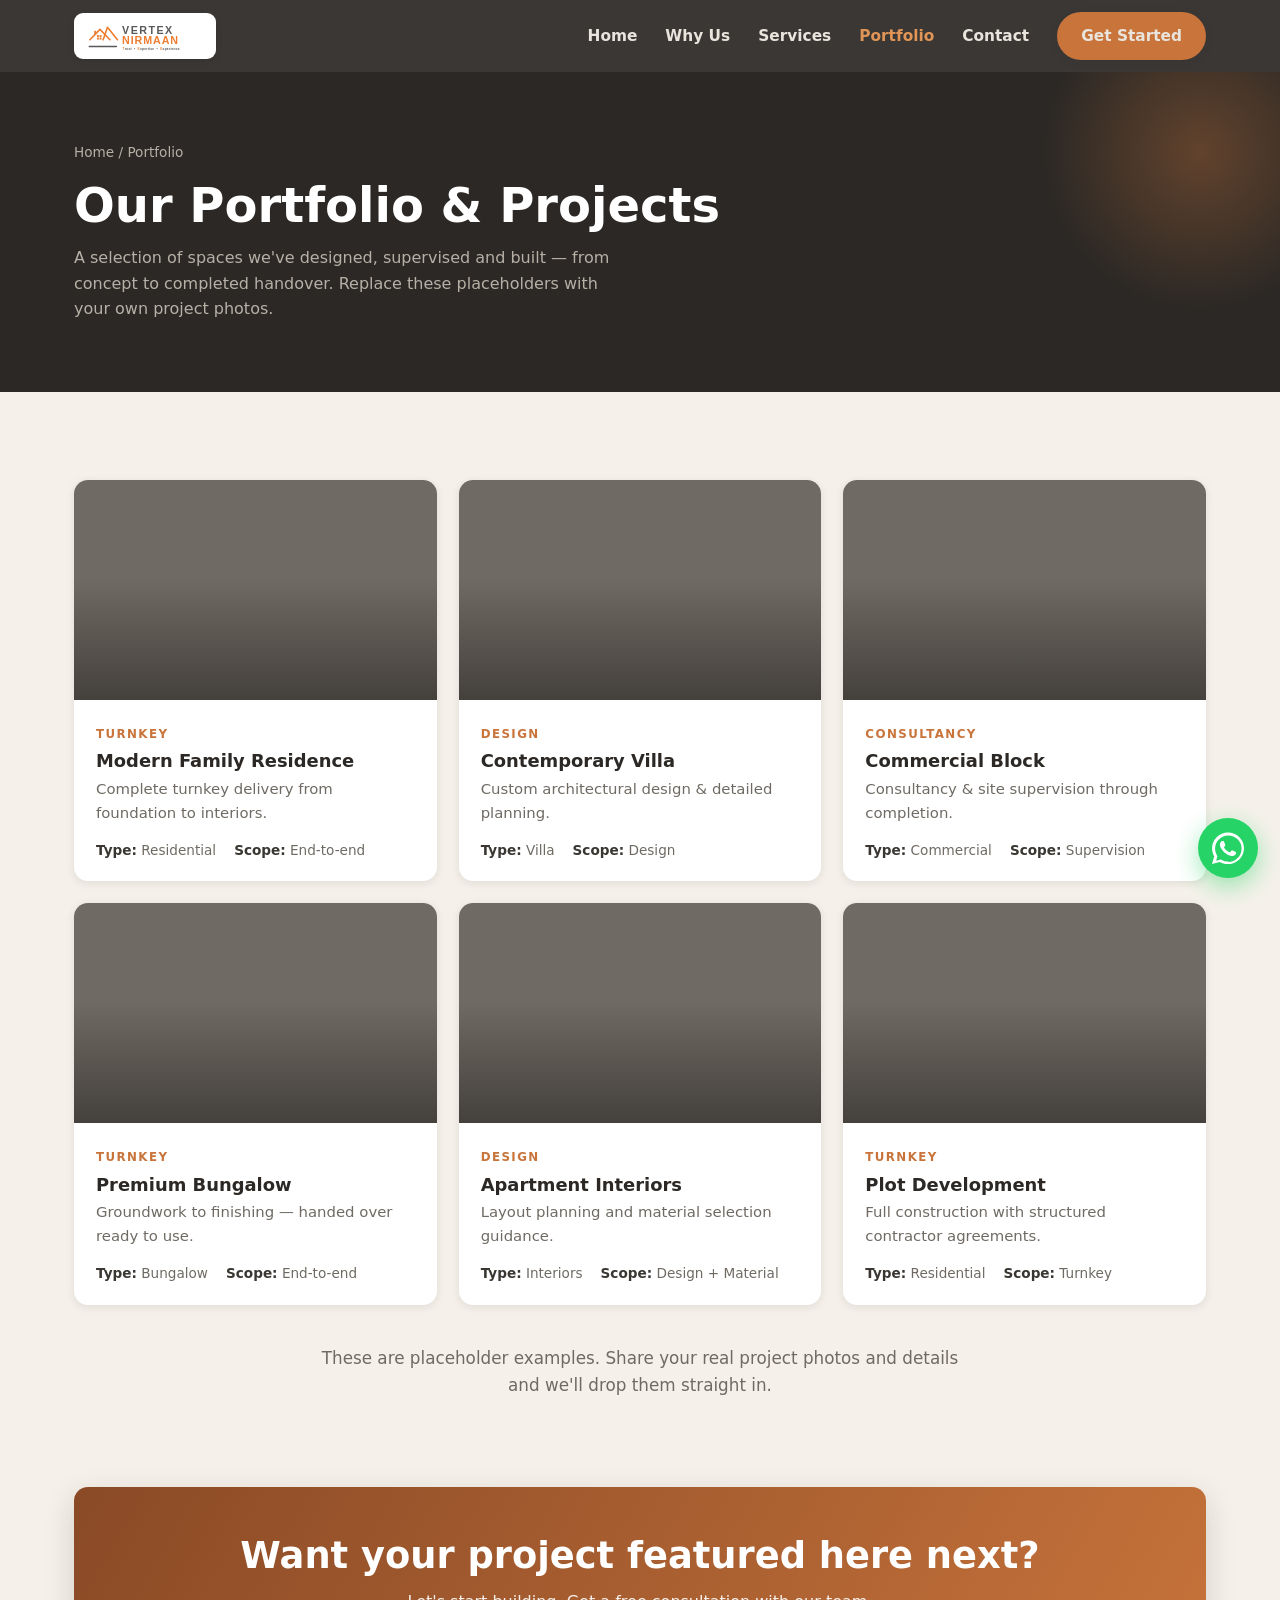
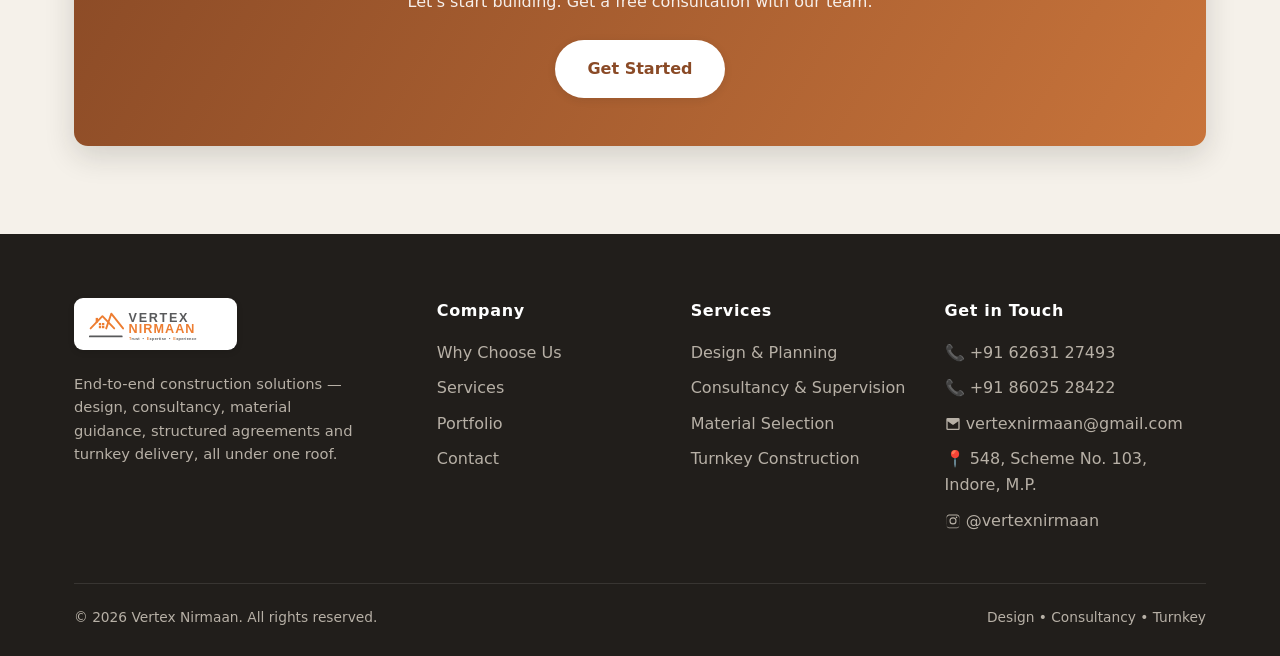
<file: portfolio.html>
<!DOCTYPE html>
<html lang="en">
<head>
<meta charset="UTF-8" />
<meta name="viewport" content="width=device-width, initial-scale=1.0" />
<title>Portfolio — Vertex Nirmaan</title>
<meta name="description" content="Explore projects delivered by Vertex Nirmaan across design, consultancy and turnkey construction." />
<link rel="icon" href="logo.svg" type="image/svg+xml" />
<link rel="stylesheet" href="style.css" />
</head>
<body>

<header class="nav">
  <div class="container nav__inner">
    <a class="brand" href="index.html"><img src="logo.svg" alt="Vertex Nirmaan — Trust • Expertise • Experience" class="brand__logo" /></a>
    <button class="nav__toggle" aria-label="Toggle menu">&#9776;</button>
    <ul class="nav__links">
      <li><a href="index.html">Home</a></li>
      <li><a href="about.html">Why Us</a></li>
      <li><a href="services.html">Services</a></li>
      <li><a href="portfolio.html">Portfolio</a></li>
      <li><a href="contact.html">Contact</a></li>
      <li class="nav__cta-li"><a class="btn btn-primary nav__cta" href="#" data-open-enquiry>Get Started</a></li>
    </ul>
  </div>
</header>

<section class="page-hero">
  <div class="container">
    <div class="breadcrumb"><a href="index.html">Home</a> / Portfolio</div>
    <h1>Our Portfolio &amp; Projects</h1>
    <p>A selection of spaces we've designed, supervised and built — from concept to completed handover. Replace these placeholders with your own project photos.</p>
  </div>
</section>

<section class="section">
  <div class="container">
    <div class="portfolio-grid">

      <div class="project reveal">
        <div class="project__img" style="background-color:#6f6a63;background-image:url('https://images.unsplash.com/photo-1600585154340-be6161a56a0c?auto=format&fit=crop&w=800&q=80');"></div>
        <div class="project__body"><span class="project__tag">Turnkey</span><h3>Modern Family Residence</h3><p>Complete turnkey delivery from foundation to interiors.</p><div class="project__meta"><span><b>Type:</b> Residential</span><span><b>Scope:</b> End-to-end</span></div></div>
      </div>

      <div class="project reveal">
        <div class="project__img" style="background-color:#6f6a63;background-image:url('https://images.unsplash.com/photo-1600566753086-00f18fb6b3ea?auto=format&fit=crop&w=800&q=80');"></div>
        <div class="project__body"><span class="project__tag">Design</span><h3>Contemporary Villa</h3><p>Custom architectural design &amp; detailed planning.</p><div class="project__meta"><span><b>Type:</b> Villa</span><span><b>Scope:</b> Design</span></div></div>
      </div>

      <div class="project reveal">
        <div class="project__img" style="background-color:#6f6a63;background-image:url('https://images.unsplash.com/photo-1564013799919-ab600027ffc6?auto=format&fit=crop&w=800&q=80');"></div>
        <div class="project__body"><span class="project__tag">Consultancy</span><h3>Commercial Block</h3><p>Consultancy &amp; site supervision through completion.</p><div class="project__meta"><span><b>Type:</b> Commercial</span><span><b>Scope:</b> Supervision</span></div></div>
      </div>

      <div class="project reveal">
        <div class="project__img" style="background-color:#6f6a63;background-image:url('https://images.unsplash.com/photo-1512917774080-9991f1c4c750?auto=format&fit=crop&w=800&q=80');"></div>
        <div class="project__body"><span class="project__tag">Turnkey</span><h3>Premium Bungalow</h3><p>Groundwork to finishing — handed over ready to use.</p><div class="project__meta"><span><b>Type:</b> Bungalow</span><span><b>Scope:</b> End-to-end</span></div></div>
      </div>

      <div class="project reveal">
        <div class="project__img" style="background-color:#6f6a63;background-image:url('https://images.unsplash.com/photo-1600607687939-ce8a6c25118c?auto=format&fit=crop&w=800&q=80');"></div>
        <div class="project__body"><span class="project__tag">Design</span><h3>Apartment Interiors</h3><p>Layout planning and material selection guidance.</p><div class="project__meta"><span><b>Type:</b> Interiors</span><span><b>Scope:</b> Design + Material</span></div></div>
      </div>

      <div class="project reveal">
        <div class="project__img" style="background-color:#6f6a63;background-image:url('https://images.unsplash.com/photo-1503387762-592deb58ef4e?auto=format&fit=crop&w=800&q=80');"></div>
        <div class="project__body"><span class="project__tag">Turnkey</span><h3>Plot Development</h3><p>Full construction with structured contractor agreements.</p><div class="project__meta"><span><b>Type:</b> Residential</span><span><b>Scope:</b> Turnkey</span></div></div>
      </div>

    </div>

    <p class="center section-intro" style="margin:40px auto 0;">These are placeholder examples. Share your real project photos and details and we'll drop them straight in.</p>
  </div>
</section>

<section class="section" style="padding-top:0;">
  <div class="container">
    <div class="cta-strip reveal">
      <h2>Want your project featured here next?</h2>
      <p>Let's start building. Get a free consultation with our team.</p>
      <a class="btn btn-primary" href="#" data-open-enquiry>Get Started</a>
    </div>
  </div>
</section>

<footer class="footer">
  <div class="container">
    <div class="footer__grid">
      <div class="footer__brand"><div class="brand brand--footer"><img src="logo.svg" alt="Vertex Nirmaan" class="brand__logo" /></div><p>End-to-end construction solutions — design, consultancy, material guidance, structured agreements and turnkey delivery, all under one roof.</p></div>
      <div><h4>Company</h4><ul><li><a href="about.html">Why Choose Us</a></li><li><a href="services.html">Services</a></li><li><a href="portfolio.html">Portfolio</a></li><li><a href="contact.html">Contact</a></li></ul></div>
      <div><h4>Services</h4><ul><li><a href="services.html">Design &amp; Planning</a></li><li><a href="services.html">Consultancy &amp; Supervision</a></li><li><a href="services.html">Material Selection</a></li><li><a href="services.html">Turnkey Construction</a></li></ul></div>
      <div><h4>Get in Touch</h4><ul class="footer__contact"><li>&#128222; <a href="tel:+916263127493">+91 62631 27493</a></li><li>&#128222; <a href="tel:+918602528422">+91 86025 28422</a></li><li><svg viewBox="0 0 24 24" width="16" height="16" fill="currentColor" style="vertical-align:-3px" aria-hidden="true"><path d="M2 5a2 2 0 0 1 2-2h16a2 2 0 0 1 2 2v14a2 2 0 0 1-2 2H4a2 2 0 0 1-2-2V5zm2 .4V5h16v.4l-8 5.6L4 5.4zM20 7.85l-7.43 5.2a1 1 0 0 1-1.14 0L4 7.85V19h16V7.85z"/></svg> <a href="mailto:vertexnirmaan@gmail.com">vertexnirmaan@gmail.com</a></li><li>&#128205; 548, Scheme No. 103, Indore, M.P.</li><li><svg viewBox="0 0 24 24" width="16" height="16" fill="currentColor" style="vertical-align:-3px" aria-hidden="true"><path d="M12 2.16c3.2 0 3.58.01 4.85.07 1.17.05 1.8.25 2.23.41.56.22.96.48 1.38.9.42.42.68.82.9 1.38.16.42.36 1.06.41 2.23.06 1.27.07 1.65.07 4.85s-.01 3.58-.07 4.85c-.05 1.17-.25 1.8-.41 2.23-.22.56-.48.96-.9 1.38-.42.42-.82.68-1.38.9-.42.16-1.06.36-2.23.41-1.27.06-1.65.07-4.85.07s-3.58-.01-4.85-.07c-1.17-.05-1.8-.25-2.23-.41a3.7 3.7 0 0 1-1.38-.9 3.7 3.7 0 0 1-.9-1.38c-.16-.42-.36-1.06-.41-2.23C2.17 15.58 2.16 15.2 2.16 12s.01-3.58.07-4.85c.05-1.17.25-1.8.41-2.23.22-.56.48-.96.9-1.38.42-.42.82-.68 1.38-.9.42-.16 1.06-.36 2.23-.41C8.42 2.17 8.8 2.16 12 2.16zm0 1.62c-3.15 0-3.5.01-4.74.07-1.14.05-1.76.24-2.17.4-.55.21-.94.47-1.35.88-.41.41-.67.8-.88 1.35-.16.41-.35 1.03-.4 2.17-.06 1.24-.07 1.59-.07 4.74s.01 3.5.07 4.74c.05 1.14.24 1.76.4 2.17.21.55.47.94.88 1.35.41.41.8.67 1.35.88.41.16 1.03.35 2.17.4 1.24.06 1.59.07 4.74.07s3.5-.01 4.74-.07c1.14-.05 1.76-.24 2.17-.4.55-.21.94-.47 1.35-.88.41-.41.67-.8.88-1.35.16-.41.35-1.03.4-2.17.06-1.24.07-1.59.07-4.74s-.01-3.5-.07-4.74c-.05-1.14-.24-1.76-.4-2.17a3.6 3.6 0 0 0-.88-1.35 3.6 3.6 0 0 0-1.35-.88c-.41-.16-1.03-.35-2.17-.4-1.24-.06-1.59-.07-4.74-.07zm0 2.76a5.3 5.3 0 1 1 0 10.6 5.3 5.3 0 0 1 0-10.6zm0 1.62a3.68 3.68 0 1 0 0 7.36 3.68 3.68 0 0 0 0-7.36zm6.5-1.62a1.24 1.24 0 1 1-2.48 0 1.24 1.24 0 0 1 2.48 0z"/></svg> <a href="https://instagram.com/vertexnirmaan" target="_blank" rel="noopener">@vertexnirmaan</a></li></ul></div>
    </div>
    <div class="footer__bottom"><span>&copy; <span id="year">2026</span> Vertex Nirmaan. All rights reserved.</span><span>Design • Consultancy • Turnkey</span></div>
  </div>
</footer>

<div class="modal" id="enquiry-modal" role="dialog" aria-modal="true">
  <div class="modal__backdrop" data-close-modal></div>
  <div class="modal__card">
    <div class="modal__head"><button class="modal__close" data-close-modal aria-label="Close">&times;</button><h3>Start Your Project</h3><p>Fill in your details and we'll get back to you shortly.</p></div>
    <form class="form" novalidate>
      <div class="row"><div class="field"><label>Full Name *</label><input type="text" required placeholder="Your name" /></div><div class="field"><label>Phone *</label><input type="tel" required placeholder="Mobile number" /></div></div>
      <div class="field"><label>Email</label><input type="email" placeholder="you@example.com" /></div>
      <div class="row"><div class="field"><label>Service Required *</label><select required><option value="">Select a service</option><option>Design &amp; Planning</option><option>Consultancy &amp; Supervision</option><option>Material Selection &amp; Self-check</option><option>Contractor Agreement &amp; Scheduling</option><option>Turnkey Construction</option></select></div><div class="field"><label>Location / City</label><input type="text" placeholder="Project location" /></div></div>
      <div class="field"><label>Project Details</label><textarea placeholder="Tell us about your plot size, budget range, timeline or any specific requirement…"></textarea></div>
      <button type="submit" class="btn btn-primary">Submit Enquiry</button>
    </form>
    <div class="form__success"><div class="tick">&#10003;</div><h3>Thank you!</h3><p style="color:var(--concrete-500);margin-top:8px;">Your enquiry has been received. Our team will contact you soon.<br><small>(Demo form — connect to email/CRM for live submissions.)</small></p><button class="btn btn-outline" style="margin-top:18px;" data-close-modal>Close</button></div>
  </div>
</div>

<a class="whatsapp-float" href="https://wa.me/916263127493?text=Hi%20Vertex%20Nirmaan%2C%20I%27d%20like%20to%20enquire%20about%20a%20construction%20project." target="_blank" rel="noopener" aria-label="Chat with Vertex Nirmaan on WhatsApp" title="Chat on WhatsApp"><svg viewBox="0 0 32 32" width="32" height="32" fill="currentColor" aria-hidden="true"><path d="M16 .396C7.164.396.06 7.5.06 16.336c0 2.84.74 5.62 2.148 8.07L0 32l7.79-2.04a15.9 15.9 0 0 0 8.21 2.26h.006c8.836 0 16.004-7.104 16.004-15.94C32.01 7.5 24.836.396 16 .396zm0 29.18h-.005a13.2 13.2 0 0 1-6.73-1.84l-.483-.287-4.624 1.21 1.234-4.5-.315-.5a13.18 13.18 0 0 1-2.02-7.02c0-7.29 5.94-13.22 13.243-13.22 3.537 0 6.86 1.38 9.36 3.88a13.13 13.13 0 0 1 3.88 9.35c0 7.29-5.94 13.23-13.24 13.23zm7.26-9.9c-.397-.2-2.35-1.16-2.714-1.29-.364-.133-.63-.2-.895.2-.265.396-1.026 1.29-1.258 1.556-.232.265-.464.298-.86.099-.397-.2-1.676-.617-3.193-1.97-1.18-1.052-1.977-2.352-2.21-2.75-.23-.397-.024-.612.174-.81.18-.178.397-.464.595-.696.2-.232.265-.397.397-.662.132-.265.066-.497-.033-.696-.1-.2-.895-2.158-1.226-2.953-.323-.775-.65-.67-.895-.682l-.762-.013c-.265 0-.696.099-1.06.497-.364.397-1.39 1.358-1.39 3.31 0 1.953 1.423 3.84 1.62 4.105.2.265 2.798 4.272 6.778 5.99.948.41 1.687.654 2.263.836.95.302 1.815.26 2.498.158.762-.114 2.35-.96 2.682-1.886.33-.927.33-1.722.232-1.888-.099-.165-.364-.265-.762-.464z"/></svg></a>
<script src="config.js"></script>
<script src="script.js"></script>
</body>
</html>
</file>
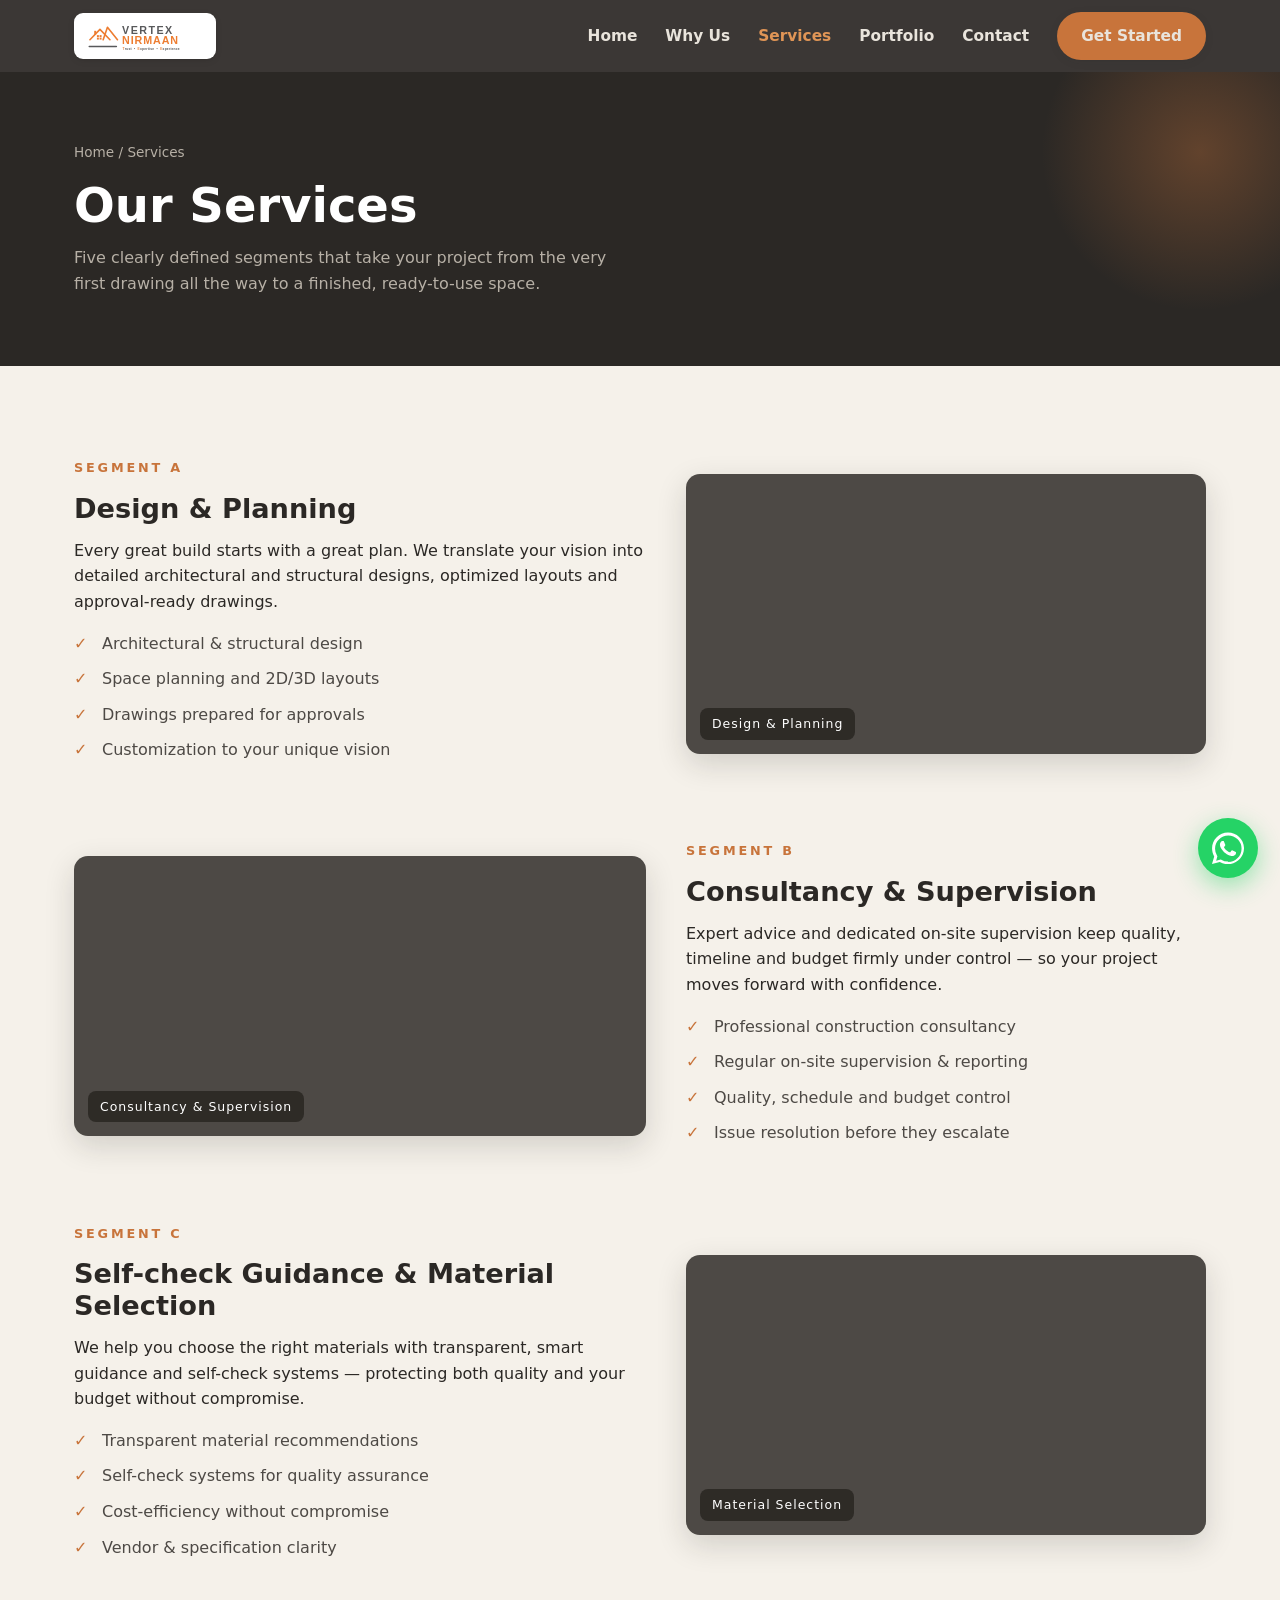
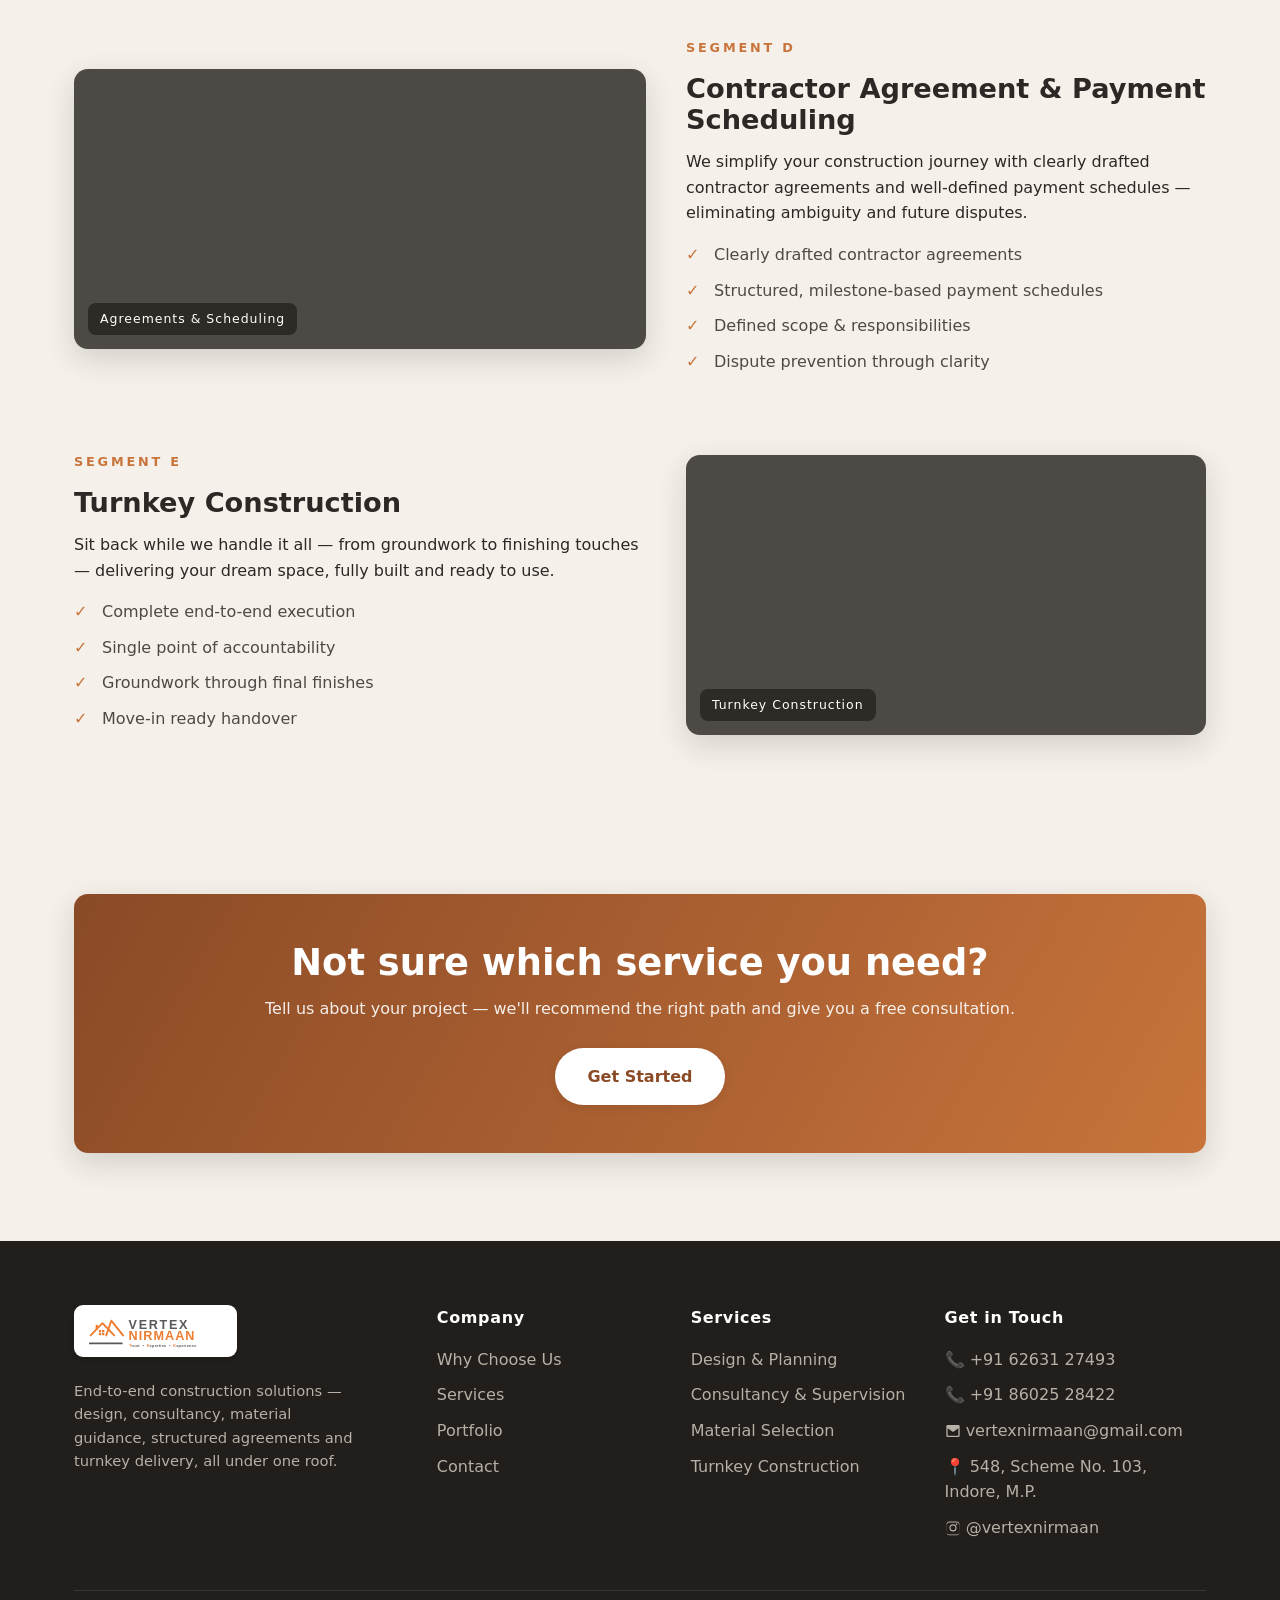
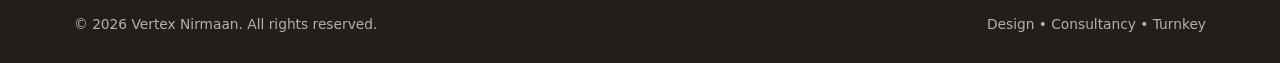
<file: services.html>
<!DOCTYPE html>
<html lang="en">
<head>
<meta charset="UTF-8" />
<meta name="viewport" content="width=device-width, initial-scale=1.0" />
<title>Services — Vertex Nirmaan</title>
<meta name="description" content="Vertex Nirmaan services: Design & Planning, Consultancy & Supervision, Self-check Guidance & Material Selection, Contractor Agreement & Payment Scheduling, and Turnkey Construction." />
<link rel="icon" href="logo.svg" type="image/svg+xml" />
<link rel="stylesheet" href="style.css" />
</head>
<body>

<header class="nav">
  <div class="container nav__inner">
    <a class="brand" href="index.html"><img src="logo.svg" alt="Vertex Nirmaan — Trust • Expertise • Experience" class="brand__logo" /></a>
    <button class="nav__toggle" aria-label="Toggle menu">&#9776;</button>
    <ul class="nav__links">
      <li><a href="index.html">Home</a></li>
      <li><a href="about.html">Why Us</a></li>
      <li><a href="services.html">Services</a></li>
      <li><a href="portfolio.html">Portfolio</a></li>
      <li><a href="contact.html">Contact</a></li>
      <li class="nav__cta-li"><a class="btn btn-primary nav__cta" href="#" data-open-enquiry>Get Started</a></li>
    </ul>
  </div>
</header>

<section class="page-hero">
  <div class="container">
    <div class="breadcrumb"><a href="index.html">Home</a> / Services</div>
    <h1>Our Services</h1>
    <p>Five clearly defined segments that take your project from the very first drawing all the way to a finished, ready-to-use space.</p>
  </div>
</section>

<section class="section">
  <div class="container">

    <div class="service-block reveal">
      <div>
        <span class="eyebrow">Segment A</span>
        <h3>Design &amp; Planning</h3>
        <p>Every great build starts with a great plan. We translate your vision into detailed architectural and structural designs, optimized layouts and approval-ready drawings.</p>
        <ul>
          <li>Architectural &amp; structural design</li>
          <li>Space planning and 2D/3D layouts</li>
          <li>Drawings prepared for approvals</li>
          <li>Customization to your unique vision</li>
        </ul>
      </div>
      <div class="service-block__media" style="background-color:#4d4945;background-image:url('https://images.unsplash.com/photo-1503387762-592deb58ef4e?auto=format&fit=crop&w=900&q=80');"><span class="ph-label">Design &amp; Planning</span></div>
    </div>

    <div class="service-block reveal">
      <div>
        <span class="eyebrow">Segment B</span>
        <h3>Consultancy &amp; Supervision</h3>
        <p>Expert advice and dedicated on-site supervision keep quality, timeline and budget firmly under control — so your project moves forward with confidence.</p>
        <ul>
          <li>Professional construction consultancy</li>
          <li>Regular on-site supervision &amp; reporting</li>
          <li>Quality, schedule and budget control</li>
          <li>Issue resolution before they escalate</li>
        </ul>
      </div>
      <div class="service-block__media" style="background-color:#4d4945;background-image:url('https://images.unsplash.com/photo-1581094794329-c8112a89af12?auto=format&fit=crop&w=900&q=80');"><span class="ph-label">Consultancy &amp; Supervision</span></div>
    </div>

    <div class="service-block reveal">
      <div>
        <span class="eyebrow">Segment C</span>
        <h3>Self-check Guidance &amp; Material Selection</h3>
        <p>We help you choose the right materials with transparent, smart guidance and self-check systems — protecting both quality and your budget without compromise.</p>
        <ul>
          <li>Transparent material recommendations</li>
          <li>Self-check systems for quality assurance</li>
          <li>Cost-efficiency without compromise</li>
          <li>Vendor &amp; specification clarity</li>
        </ul>
      </div>
      <div class="service-block__media" style="background-color:#4d4945;background-image:url('https://images.unsplash.com/photo-1581092160562-40aa08e78837?auto=format&fit=crop&w=900&q=80');"><span class="ph-label">Material Selection</span></div>
    </div>

    <div class="service-block reveal">
      <div>
        <span class="eyebrow">Segment D</span>
        <h3>Contractor Agreement &amp; Payment Scheduling</h3>
        <p>We simplify your construction journey with clearly drafted contractor agreements and well-defined payment schedules — eliminating ambiguity and future disputes.</p>
        <ul>
          <li>Clearly drafted contractor agreements</li>
          <li>Structured, milestone-based payment schedules</li>
          <li>Defined scope &amp; responsibilities</li>
          <li>Dispute prevention through clarity</li>
        </ul>
      </div>
      <div class="service-block__media" style="background-color:#4d4945;background-image:url('https://images.unsplash.com/photo-1554224155-6726b3ff858f?auto=format&fit=crop&w=900&q=80');"><span class="ph-label">Agreements &amp; Scheduling</span></div>
    </div>

    <div class="service-block reveal">
      <div>
        <span class="eyebrow">Segment E</span>
        <h3>Turnkey Construction</h3>
        <p>Sit back while we handle it all — from groundwork to finishing touches — delivering your dream space, fully built and ready to use.</p>
        <ul>
          <li>Complete end-to-end execution</li>
          <li>Single point of accountability</li>
          <li>Groundwork through final finishes</li>
          <li>Move-in ready handover</li>
        </ul>
      </div>
      <div class="service-block__media" style="background-color:#4d4945;background-image:url('https://images.unsplash.com/photo-1486406146926-c627a92ad1ab?auto=format&fit=crop&w=900&q=80');"><span class="ph-label">Turnkey Construction</span></div>
    </div>

  </div>
</section>

<section class="section" style="padding-top:0;">
  <div class="container">
    <div class="cta-strip reveal">
      <h2>Not sure which service you need?</h2>
      <p>Tell us about your project — we'll recommend the right path and give you a free consultation.</p>
      <a class="btn btn-primary" href="#" data-open-enquiry>Get Started</a>
    </div>
  </div>
</section>

<footer class="footer">
  <div class="container">
    <div class="footer__grid">
      <div class="footer__brand">
        <div class="brand brand--footer"><img src="logo.svg" alt="Vertex Nirmaan" class="brand__logo" /></div>
        <p>End-to-end construction solutions — design, consultancy, material guidance, structured agreements and turnkey delivery, all under one roof.</p>
      </div>
      <div><h4>Company</h4><ul><li><a href="about.html">Why Choose Us</a></li><li><a href="services.html">Services</a></li><li><a href="portfolio.html">Portfolio</a></li><li><a href="contact.html">Contact</a></li></ul></div>
      <div><h4>Services</h4><ul><li><a href="services.html">Design &amp; Planning</a></li><li><a href="services.html">Consultancy &amp; Supervision</a></li><li><a href="services.html">Material Selection</a></li><li><a href="services.html">Turnkey Construction</a></li></ul></div>
      <div><h4>Get in Touch</h4><ul class="footer__contact"><li>&#128222; <a href="tel:+916263127493">+91 62631 27493</a></li><li>&#128222; <a href="tel:+918602528422">+91 86025 28422</a></li><li><svg viewBox="0 0 24 24" width="16" height="16" fill="currentColor" style="vertical-align:-3px" aria-hidden="true"><path d="M2 5a2 2 0 0 1 2-2h16a2 2 0 0 1 2 2v14a2 2 0 0 1-2 2H4a2 2 0 0 1-2-2V5zm2 .4V5h16v.4l-8 5.6L4 5.4zM20 7.85l-7.43 5.2a1 1 0 0 1-1.14 0L4 7.85V19h16V7.85z"/></svg> <a href="mailto:vertexnirmaan@gmail.com">vertexnirmaan@gmail.com</a></li><li>&#128205; 548, Scheme No. 103, Indore, M.P.</li><li><svg viewBox="0 0 24 24" width="16" height="16" fill="currentColor" style="vertical-align:-3px" aria-hidden="true"><path d="M12 2.16c3.2 0 3.58.01 4.85.07 1.17.05 1.8.25 2.23.41.56.22.96.48 1.38.9.42.42.68.82.9 1.38.16.42.36 1.06.41 2.23.06 1.27.07 1.65.07 4.85s-.01 3.58-.07 4.85c-.05 1.17-.25 1.8-.41 2.23-.22.56-.48.96-.9 1.38-.42.42-.82.68-1.38.9-.42.16-1.06.36-2.23.41-1.27.06-1.65.07-4.85.07s-3.58-.01-4.85-.07c-1.17-.05-1.8-.25-2.23-.41a3.7 3.7 0 0 1-1.38-.9 3.7 3.7 0 0 1-.9-1.38c-.16-.42-.36-1.06-.41-2.23C2.17 15.58 2.16 15.2 2.16 12s.01-3.58.07-4.85c.05-1.17.25-1.8.41-2.23.22-.56.48-.96.9-1.38.42-.42.82-.68 1.38-.9.42-.16 1.06-.36 2.23-.41C8.42 2.17 8.8 2.16 12 2.16zm0 1.62c-3.15 0-3.5.01-4.74.07-1.14.05-1.76.24-2.17.4-.55.21-.94.47-1.35.88-.41.41-.67.8-.88 1.35-.16.41-.35 1.03-.4 2.17-.06 1.24-.07 1.59-.07 4.74s.01 3.5.07 4.74c.05 1.14.24 1.76.4 2.17.21.55.47.94.88 1.35.41.41.8.67 1.35.88.41.16 1.03.35 2.17.4 1.24.06 1.59.07 4.74.07s3.5-.01 4.74-.07c1.14-.05 1.76-.24 2.17-.4.55-.21.94-.47 1.35-.88.41-.41.67-.8.88-1.35.16-.41.35-1.03.4-2.17.06-1.24.07-1.59.07-4.74s-.01-3.5-.07-4.74c-.05-1.14-.24-1.76-.4-2.17a3.6 3.6 0 0 0-.88-1.35 3.6 3.6 0 0 0-1.35-.88c-.41-.16-1.03-.35-2.17-.4-1.24-.06-1.59-.07-4.74-.07zm0 2.76a5.3 5.3 0 1 1 0 10.6 5.3 5.3 0 0 1 0-10.6zm0 1.62a3.68 3.68 0 1 0 0 7.36 3.68 3.68 0 0 0 0-7.36zm6.5-1.62a1.24 1.24 0 1 1-2.48 0 1.24 1.24 0 0 1 2.48 0z"/></svg> <a href="https://instagram.com/vertexnirmaan" target="_blank" rel="noopener">@vertexnirmaan</a></li></ul></div>
    </div>
    <div class="footer__bottom"><span>&copy; <span id="year">2026</span> Vertex Nirmaan. All rights reserved.</span><span>Design • Consultancy • Turnkey</span></div>
  </div>
</footer>

<div class="modal" id="enquiry-modal" role="dialog" aria-modal="true">
  <div class="modal__backdrop" data-close-modal></div>
  <div class="modal__card">
    <div class="modal__head"><button class="modal__close" data-close-modal aria-label="Close">&times;</button><h3>Start Your Project</h3><p>Fill in your details and we'll get back to you shortly.</p></div>
    <form class="form" novalidate>
      <div class="row"><div class="field"><label>Full Name *</label><input type="text" required placeholder="Your name" /></div><div class="field"><label>Phone *</label><input type="tel" required placeholder="Mobile number" /></div></div>
      <div class="field"><label>Email</label><input type="email" placeholder="you@example.com" /></div>
      <div class="row"><div class="field"><label>Service Required *</label><select required><option value="">Select a service</option><option>Design &amp; Planning</option><option>Consultancy &amp; Supervision</option><option>Material Selection &amp; Self-check</option><option>Contractor Agreement &amp; Scheduling</option><option>Turnkey Construction</option></select></div><div class="field"><label>Location / City</label><input type="text" placeholder="Project location" /></div></div>
      <div class="field"><label>Project Details</label><textarea placeholder="Tell us about your plot size, budget range, timeline or any specific requirement…"></textarea></div>
      <button type="submit" class="btn btn-primary">Submit Enquiry</button>
    </form>
    <div class="form__success"><div class="tick">&#10003;</div><h3>Thank you!</h3><p style="color:var(--concrete-500);margin-top:8px;">Your enquiry has been received. Our team will contact you soon.<br><small>(Demo form — connect to email/CRM for live submissions.)</small></p><button class="btn btn-outline" style="margin-top:18px;" data-close-modal>Close</button></div>
  </div>
</div>

<a class="whatsapp-float" href="https://wa.me/916263127493?text=Hi%20Vertex%20Nirmaan%2C%20I%27d%20like%20to%20enquire%20about%20a%20construction%20project." target="_blank" rel="noopener" aria-label="Chat with Vertex Nirmaan on WhatsApp" title="Chat on WhatsApp"><svg viewBox="0 0 32 32" width="32" height="32" fill="currentColor" aria-hidden="true"><path d="M16 .396C7.164.396.06 7.5.06 16.336c0 2.84.74 5.62 2.148 8.07L0 32l7.79-2.04a15.9 15.9 0 0 0 8.21 2.26h.006c8.836 0 16.004-7.104 16.004-15.94C32.01 7.5 24.836.396 16 .396zm0 29.18h-.005a13.2 13.2 0 0 1-6.73-1.84l-.483-.287-4.624 1.21 1.234-4.5-.315-.5a13.18 13.18 0 0 1-2.02-7.02c0-7.29 5.94-13.22 13.243-13.22 3.537 0 6.86 1.38 9.36 3.88a13.13 13.13 0 0 1 3.88 9.35c0 7.29-5.94 13.23-13.24 13.23zm7.26-9.9c-.397-.2-2.35-1.16-2.714-1.29-.364-.133-.63-.2-.895.2-.265.396-1.026 1.29-1.258 1.556-.232.265-.464.298-.86.099-.397-.2-1.676-.617-3.193-1.97-1.18-1.052-1.977-2.352-2.21-2.75-.23-.397-.024-.612.174-.81.18-.178.397-.464.595-.696.2-.232.265-.397.397-.662.132-.265.066-.497-.033-.696-.1-.2-.895-2.158-1.226-2.953-.323-.775-.65-.67-.895-.682l-.762-.013c-.265 0-.696.099-1.06.497-.364.397-1.39 1.358-1.39 3.31 0 1.953 1.423 3.84 1.62 4.105.2.265 2.798 4.272 6.778 5.99.948.41 1.687.654 2.263.836.95.302 1.815.26 2.498.158.762-.114 2.35-.96 2.682-1.886.33-.927.33-1.722.232-1.888-.099-.165-.364-.265-.762-.464z"/></svg></a>
<script src="config.js"></script>
<script src="script.js"></script>
</body>
</html>
</file>
<file: style.css>
/* ===========================================================
   Vertex Nirmaan — Earthy / Concrete theme
   Shared stylesheet
   =========================================================== */

:root {
  --concrete-900: #2b2825;
  --concrete-800: #3a3733;
  --concrete-700: #4d4945;
  --concrete-500: #6f6a63;
  --concrete-300: #b7b0a6;
  --concrete-100: #e9e4dc;
  --concrete-50:  #f5f1ea;
  --sand:         #d9cfc0;
  --clay:         #c8743b;   /* primary accent (orange-brown) */
  --clay-dark:    #a85c2a;
  --clay-light:   #e09556;
  --rust:         #8a4a26;
  --ink:          #211e1b;
  --white:        #ffffff;

  --shadow-sm: 0 2px 8px rgba(33,30,27,.10);
  --shadow-md: 0 10px 30px rgba(33,30,27,.16);
  --shadow-lg: 0 24px 60px rgba(33,30,27,.24);

  --radius: 14px;
  --maxw: 1180px;
  --font: "Segoe UI", system-ui, -apple-system, "Helvetica Neue", Arial, sans-serif;
}

* { box-sizing: border-box; margin: 0; padding: 0; }

html { scroll-behavior: smooth; }

body {
  font-family: var(--font);
  color: var(--concrete-900);
  background: var(--concrete-50);
  line-height: 1.6;
  -webkit-font-smoothing: antialiased;
}

img { display: block; max-width: 100%; }

a { color: inherit; text-decoration: none; }

.container { width: 100%; max-width: var(--maxw); margin: 0 auto; padding: 0 24px; }

.section { padding: 88px 0; }
.section--tight { padding: 56px 0; }

.eyebrow {
  display: inline-block;
  font-size: .8rem;
  letter-spacing: .22em;
  text-transform: uppercase;
  color: var(--clay);
  font-weight: 700;
  margin-bottom: 14px;
}

h1, h2, h3 { line-height: 1.15; font-weight: 800; color: var(--concrete-900); }
h2.section-title { font-size: clamp(1.8rem, 3.4vw, 2.7rem); margin-bottom: 16px; }
.section-intro { max-width: 640px; color: var(--concrete-500); font-size: 1.05rem; margin-bottom: 48px; }
.center { text-align: center; }
.center .section-intro { margin-left: auto; margin-right: auto; }

/* ---------- Buttons ---------- */
.btn {
  display: inline-flex; align-items: center; gap: 10px;
  padding: 14px 30px; border-radius: 999px;
  font-weight: 700; font-size: 1rem; cursor: pointer;
  border: 2px solid transparent; transition: .25s ease;
}
.btn-primary { background: var(--clay); color: #fff; box-shadow: var(--shadow-sm); }
.btn-primary:hover { background: var(--clay-dark); transform: translateY(-2px); box-shadow: var(--shadow-md); }
.btn-ghost { background: transparent; color: #fff; border-color: rgba(255,255,255,.7); }
.btn-ghost:hover { background: rgba(255,255,255,.14); }
.btn-outline { background: transparent; color: var(--clay-dark); border-color: var(--clay); }
.btn-outline:hover { background: var(--clay); color: #fff; }

/* ---------- Navbar ---------- */
.nav {
  position: sticky; top: 0; z-index: 100;
  background: rgba(43,40,37,.92);
  backdrop-filter: blur(10px);
  color: #fff;
}
.nav__inner { display: flex; align-items: center; justify-content: space-between; height: 72px; }
.brand { display: flex; align-items: center; gap: 12px; font-weight: 800; font-size: 1.25rem; letter-spacing: .02em; }
.brand__mark {
  width: 38px; height: 38px; border-radius: 9px;
  background: linear-gradient(135deg, var(--clay), var(--rust));
  display: grid; place-items: center; color: #fff; font-weight: 900; font-size: 1.1rem;
}
.brand span small { display: block; font-size: .62rem; letter-spacing: .35em; color: var(--sand); font-weight: 600; }
.nav__links { display: flex; align-items: center; gap: 28px; list-style: none; }
.nav__links a { font-weight: 600; font-size: .96rem; color: var(--concrete-100); transition: color .2s; }
.nav__links a:hover, .nav__links a.active { color: var(--clay-light); }
.nav__cta { padding: 10px 22px; font-size: .92rem; }
.nav__toggle { display: none; background: none; border: 0; color: #fff; font-size: 1.6rem; cursor: pointer; }

/* ---------- Hero carousel ---------- */
.hero { position: relative; }
.carousel { position: relative; height: 86vh; min-height: 540px; overflow: hidden; }
.slide {
  position: absolute; inset: 0; opacity: 0; visibility: hidden;
  transition: opacity .8s ease;
  display: flex; align-items: center;
  background-size: cover; background-position: center;
}
.slide.active { opacity: 1; visibility: visible; }
.slide::after { content: ""; position: absolute; inset: 0; background: linear-gradient(90deg, rgba(33,30,27,.82) 0%, rgba(33,30,27,.55) 45%, rgba(33,30,27,.2) 100%); }
.slide__content { position: relative; z-index: 2; color: #fff; max-width: 640px; }
.slide__tag { display:inline-block; background: var(--clay); padding: 7px 16px; border-radius: 999px; font-size:.8rem; letter-spacing:.12em; text-transform: uppercase; font-weight:700; margin-bottom: 20px; }
.slide__content h1 { font-size: clamp(2.1rem, 5vw, 3.6rem); color: #fff; margin-bottom: 18px; }
.slide__content p { font-size: 1.15rem; color: var(--concrete-100); margin-bottom: 30px; }
.hero__actions { display: flex; gap: 14px; flex-wrap: wrap; }

/* carousel controls */
.carousel__arrow {
  position: absolute; top: 50%; transform: translateY(-50%); z-index: 5;
  width: 52px; height: 52px; border-radius: 50%; border: 0; cursor: pointer;
  background: rgba(255,255,255,.18); color: #fff; font-size: 1.4rem;
  backdrop-filter: blur(4px); transition: background .2s;
}
.carousel__arrow:hover { background: var(--clay); }
.carousel__arrow.prev { left: 24px; }
.carousel__arrow.next { right: 24px; }
.carousel__dots { position: absolute; bottom: 26px; left: 50%; transform: translateX(-50%); z-index: 5; display: flex; gap: 12px; }
.carousel__dots button { width: 13px; height: 13px; border-radius: 50%; border: 2px solid #fff; background: transparent; cursor: pointer; transition: .2s; }
.carousel__dots button.active { background: var(--clay); border-color: var(--clay); transform: scale(1.15); }

/* ---------- Why Choose Us cards ---------- */
.grid { display: grid; gap: 26px; }
.grid-3 { grid-template-columns: repeat(3, 1fr); }
.grid-2 { grid-template-columns: repeat(2, 1fr); }

.feature {
  background: #fff; border-radius: var(--radius); padding: 32px 28px;
  box-shadow: var(--shadow-sm); border: 1px solid var(--concrete-100);
  transition: transform .25s, box-shadow .25s; position: relative; overflow: hidden;
}
.feature::before { content: ""; position: absolute; left: 0; top: 0; height: 4px; width: 0; background: var(--clay); transition: width .3s; }
.feature:hover { transform: translateY(-6px); box-shadow: var(--shadow-md); }
.feature:hover::before { width: 100%; }
.feature__icon {
  width: 56px; height: 56px; border-radius: 13px; display: grid; place-items: center;
  background: var(--concrete-50); color: var(--clay); margin-bottom: 18px;
  font-size: 1.6rem; border: 1px solid var(--concrete-100);
}
.feature h3 { font-size: 1.18rem; margin-bottom: 10px; }
.feature p { color: var(--concrete-500); font-size: .98rem; }
.feature__num { position: absolute; right: 20px; top: 16px; font-size: 2.6rem; font-weight: 900; color: var(--concrete-100); line-height: 1; }

/* ---------- Services ---------- */
.service-card {
  display: flex; gap: 22px; align-items: flex-start;
  background: #fff; border-radius: var(--radius); padding: 30px;
  box-shadow: var(--shadow-sm); border: 1px solid var(--concrete-100);
  transition: transform .25s, box-shadow .25s;
}
.service-card:hover { transform: translateY(-5px); box-shadow: var(--shadow-md); }
.service-card .letter {
  flex: 0 0 auto; width: 54px; height: 54px; border-radius: 12px;
  background: linear-gradient(135deg, var(--clay), var(--rust)); color: #fff;
  display: grid; place-items: center; font-weight: 900; font-size: 1.3rem; text-transform: uppercase;
}
.service-card h3 { font-size: 1.2rem; margin-bottom: 8px; }
.service-card p { color: var(--concrete-500); }

/* big service blocks (services page) */
.service-block { display: grid; grid-template-columns: 1.1fr 1fr; gap: 40px; align-items: center; margin-bottom: 64px; }
.service-block:nth-child(even) .service-block__media { order: -1; }
.service-block__media {
  border-radius: var(--radius); min-height: 280px; box-shadow: var(--shadow-md);
  background-size: cover; background-position: center; position: relative; overflow: hidden;
}
.service-block__media .ph-label { position:absolute; bottom:14px; left:14px; background: rgba(33,30,27,.7); color:#fff; padding:6px 12px; border-radius:8px; font-size:.78rem; letter-spacing:.08em; }
.service-block h3 { font-size: 1.7rem; margin-bottom: 14px; }
.service-block ul { list-style: none; margin-top: 16px; }
.service-block li { padding-left: 28px; position: relative; margin-bottom: 10px; color: var(--concrete-700); }
.service-block li::before { content: "✓"; position: absolute; left: 0; color: var(--clay); font-weight: 900; }

/* ---------- Portfolio ---------- */
.portfolio-grid { display: grid; grid-template-columns: repeat(3, 1fr); gap: 22px; }
.project {
  border-radius: var(--radius); overflow: hidden; box-shadow: var(--shadow-sm);
  background: #fff; position: relative; transition: transform .25s, box-shadow .25s;
}
.project:hover { transform: translateY(-5px); box-shadow: var(--shadow-md); }
.project__img { height: 220px; background-size: cover; background-position: center; position: relative; }
.project__img::after { content:""; position:absolute; inset:0; background: linear-gradient(to top, rgba(33,30,27,.55), transparent 55%); }
.project__body { padding: 20px 22px; }
.project__tag { font-size:.74rem; letter-spacing:.12em; text-transform: uppercase; color: var(--clay); font-weight:700; }
.project__body h3 { font-size: 1.12rem; margin: 6px 0; }
.project__body p { color: var(--concrete-500); font-size: .93rem; }
.project__meta { display:flex; gap:18px; margin-top:14px; font-size:.85rem; color: var(--concrete-500); }
.project__meta b { color: var(--concrete-800); }

/* ---------- Stats band ---------- */
.band { background: var(--concrete-900); color: #fff; }
.stats { display: grid; grid-template-columns: repeat(4,1fr); gap: 24px; text-align:center; }
.stat b { display:block; font-size: 2.6rem; color: var(--clay-light); font-weight: 900; }
.stat span { color: var(--concrete-300); font-size: .95rem; letter-spacing: .04em; }

/* ---------- CTA strip ---------- */
.cta-strip { background: linear-gradient(120deg, var(--rust), var(--clay)); color:#fff; border-radius: var(--radius); padding: 48px; text-align:center; box-shadow: var(--shadow-md); }
.cta-strip h2 { color:#fff; font-size: clamp(1.6rem,3vw,2.3rem); margin-bottom: 12px; }
.cta-strip p { color: rgba(255,255,255,.9); margin-bottom: 26px; }
.cta-strip .btn-primary { background:#fff; color: var(--rust); }
.cta-strip .btn-primary:hover { background: var(--concrete-900); color:#fff; }

/* ---------- Footer ---------- */
.footer { background: var(--ink); color: var(--concrete-300); padding: 64px 0 28px; }
.footer__grid { display:grid; grid-template-columns: 1.5fr 1fr 1fr 1.2fr; gap: 36px; }
.footer h4 { color:#fff; font-size: 1rem; margin-bottom: 16px; letter-spacing:.04em; }
.footer ul { list-style:none; }
.footer li { margin-bottom: 10px; }
.footer a:hover { color: var(--clay-light); }
.footer__brand p { margin-top: 14px; max-width: 280px; font-size: .92rem; }
.footer__bottom { border-top: 1px solid rgba(255,255,255,.1); margin-top: 40px; padding-top: 22px; display:flex; justify-content: space-between; flex-wrap: wrap; gap: 10px; font-size:.86rem; }
.placeholder-note { color: var(--clay-light); }

/* ---------- Modal / Enquiry form ---------- */
.modal { position: fixed; inset: 0; z-index: 200; display: none; align-items: center; justify-content: center; padding: 20px; }
.modal.open { display: flex; }
.modal__backdrop { position:absolute; inset:0; background: rgba(33,30,27,.66); backdrop-filter: blur(3px); }
.modal__card { position: relative; background:#fff; border-radius: var(--radius); width: 100%; max-width: 560px; max-height: 92vh; overflow-y: auto; box-shadow: var(--shadow-lg); animation: pop .3s ease; }
@keyframes pop { from { transform: translateY(20px) scale(.97); opacity:0; } to { transform: none; opacity:1; } }
.modal__head { background: linear-gradient(120deg, var(--concrete-900), var(--rust)); color:#fff; padding: 26px 30px; border-radius: var(--radius) var(--radius) 0 0; }
.modal__head h3 { color:#fff; font-size: 1.5rem; }
.modal__head p { color: var(--concrete-100); font-size:.95rem; margin-top: 4px; }
.modal__close { position:absolute; top:16px; right:18px; background: rgba(255,255,255,.18); border:0; color:#fff; width:36px; height:36px; border-radius:50%; font-size:1.3rem; cursor:pointer; }
.modal__close:hover { background: rgba(255,255,255,.32); }
.form { padding: 28px 30px 32px; }
.form .row { display:grid; grid-template-columns: 1fr 1fr; gap: 16px; }
.field { margin-bottom: 16px; }
.field label { display:block; font-weight:600; font-size:.9rem; margin-bottom: 6px; color: var(--concrete-800); }
.field input, .field select, .field textarea {
  width:100%; padding: 12px 14px; border-radius: 10px; border:1px solid var(--concrete-300);
  font-family: inherit; font-size: .96rem; background: var(--concrete-50); transition: border .2s, box-shadow .2s;
}
.field input:focus, .field select:focus, .field textarea:focus { outline:0; border-color: var(--clay); box-shadow: 0 0 0 3px rgba(200,116,59,.18); background:#fff; }
.field textarea { resize: vertical; min-height: 90px; }
.form .btn-primary { width: 100%; justify-content: center; margin-top: 6px; }
.form__success { display:none; padding: 30px; text-align:center; }
.form__success.show { display:block; }
.form__success .tick { width:64px; height:64px; border-radius:50%; background: var(--clay); color:#fff; display:grid; place-items:center; font-size:2rem; margin: 0 auto 16px; }

/* ---------- Page hero (inner pages) ---------- */
.page-hero { background: var(--concrete-900); color:#fff; padding: 70px 0; position: relative; overflow:hidden; }
.page-hero::after { content:""; position:absolute; right:-80px; top:-80px; width:320px; height:320px; border-radius:50%; background: radial-gradient(circle, rgba(200,116,59,.35), transparent 70%); }
.page-hero h1 { color:#fff; font-size: clamp(2rem,4vw,3rem); position: relative; }
.page-hero p { color: var(--concrete-300); max-width: 560px; margin-top: 12px; position: relative; }
.breadcrumb { font-size:.85rem; color: var(--concrete-300); margin-bottom: 14px; position: relative; }
.breadcrumb a:hover { color: var(--clay-light); }

/* ---------- Reveal animation ---------- */
.reveal { opacity: 0; transform: translateY(24px); transition: opacity .6s ease, transform .6s ease; }
.reveal.in { opacity: 1; transform: none; }

/* ---------- Responsive ---------- */
@media (max-width: 940px) {
  .grid-3, .portfolio-grid, .stats { grid-template-columns: repeat(2,1fr); }
  .footer__grid { grid-template-columns: 1fr 1fr; }
  .service-block { grid-template-columns: 1fr; }
  .service-block:nth-child(even) .service-block__media { order: 0; }
}
@media (max-width: 720px) {
  .nav__links {
    position: absolute; top: 72px; left: 0; right: 0; flex-direction: column;
    background: var(--concrete-900); padding: 18px 24px; gap: 16px; display: none;
  }
  .nav__links.open { display: flex; }
  .nav__toggle { display: block; }
  .nav__cta-li { width: 100%; }
  .nav__cta { width: 100%; justify-content: center; }
  .grid-3, .grid-2, .portfolio-grid, .stats, .footer__grid, .form .row { grid-template-columns: 1fr; }
  .section { padding: 60px 0; }
  .carousel { height: 78vh; }
  .cta-strip { padding: 36px 24px; }
}


/* ---------- Logo brand image ---------- */
.brand__logo { height: 46px; width: auto; display: block; background:#fff; padding:6px 12px; border-radius:9px; box-shadow:0 2px 6px rgba(0,0,0,.12); }
.brand--footer { display:inline-block; }
.brand--footer .brand__logo { height:52px; }
.footer__contact a:hover { color: var(--clay-light); }
@media (max-width:720px){ .brand__logo{ height:38px; padding:5px 9px; } }

/* ---------- Floating WhatsApp button ---------- */
.whatsapp-float {
  position: fixed; right: 22px; bottom: 22px; z-index: 300;
  width: 60px; height: 60px; border-radius: 50%;
  background: #25D366; color: #fff; display: grid; place-items: center;
  box-shadow: 0 8px 24px rgba(37,211,102,.45);
  transition: transform .2s, box-shadow .2s; animation: wa-pulse 2.6s infinite;
}
.whatsapp-float:hover { transform: scale(1.08); box-shadow: 0 12px 30px rgba(37,211,102,.6); color:#fff; }
@keyframes wa-pulse {
  0%   { box-shadow: 0 8px 24px rgba(37,211,102,.45), 0 0 0 0 rgba(37,211,102,.5); }
  70%  { box-shadow: 0 8px 24px rgba(37,211,102,.45), 0 0 0 16px rgba(37,211,102,0); }
  100% { box-shadow: 0 8px 24px rgba(37,211,102,.45), 0 0 0 0 rgba(37,211,102,0); }
}
@media (max-width:720px){ .whatsapp-float{ right:16px; bottom:16px; width:54px; height:54px; } }
</file>
